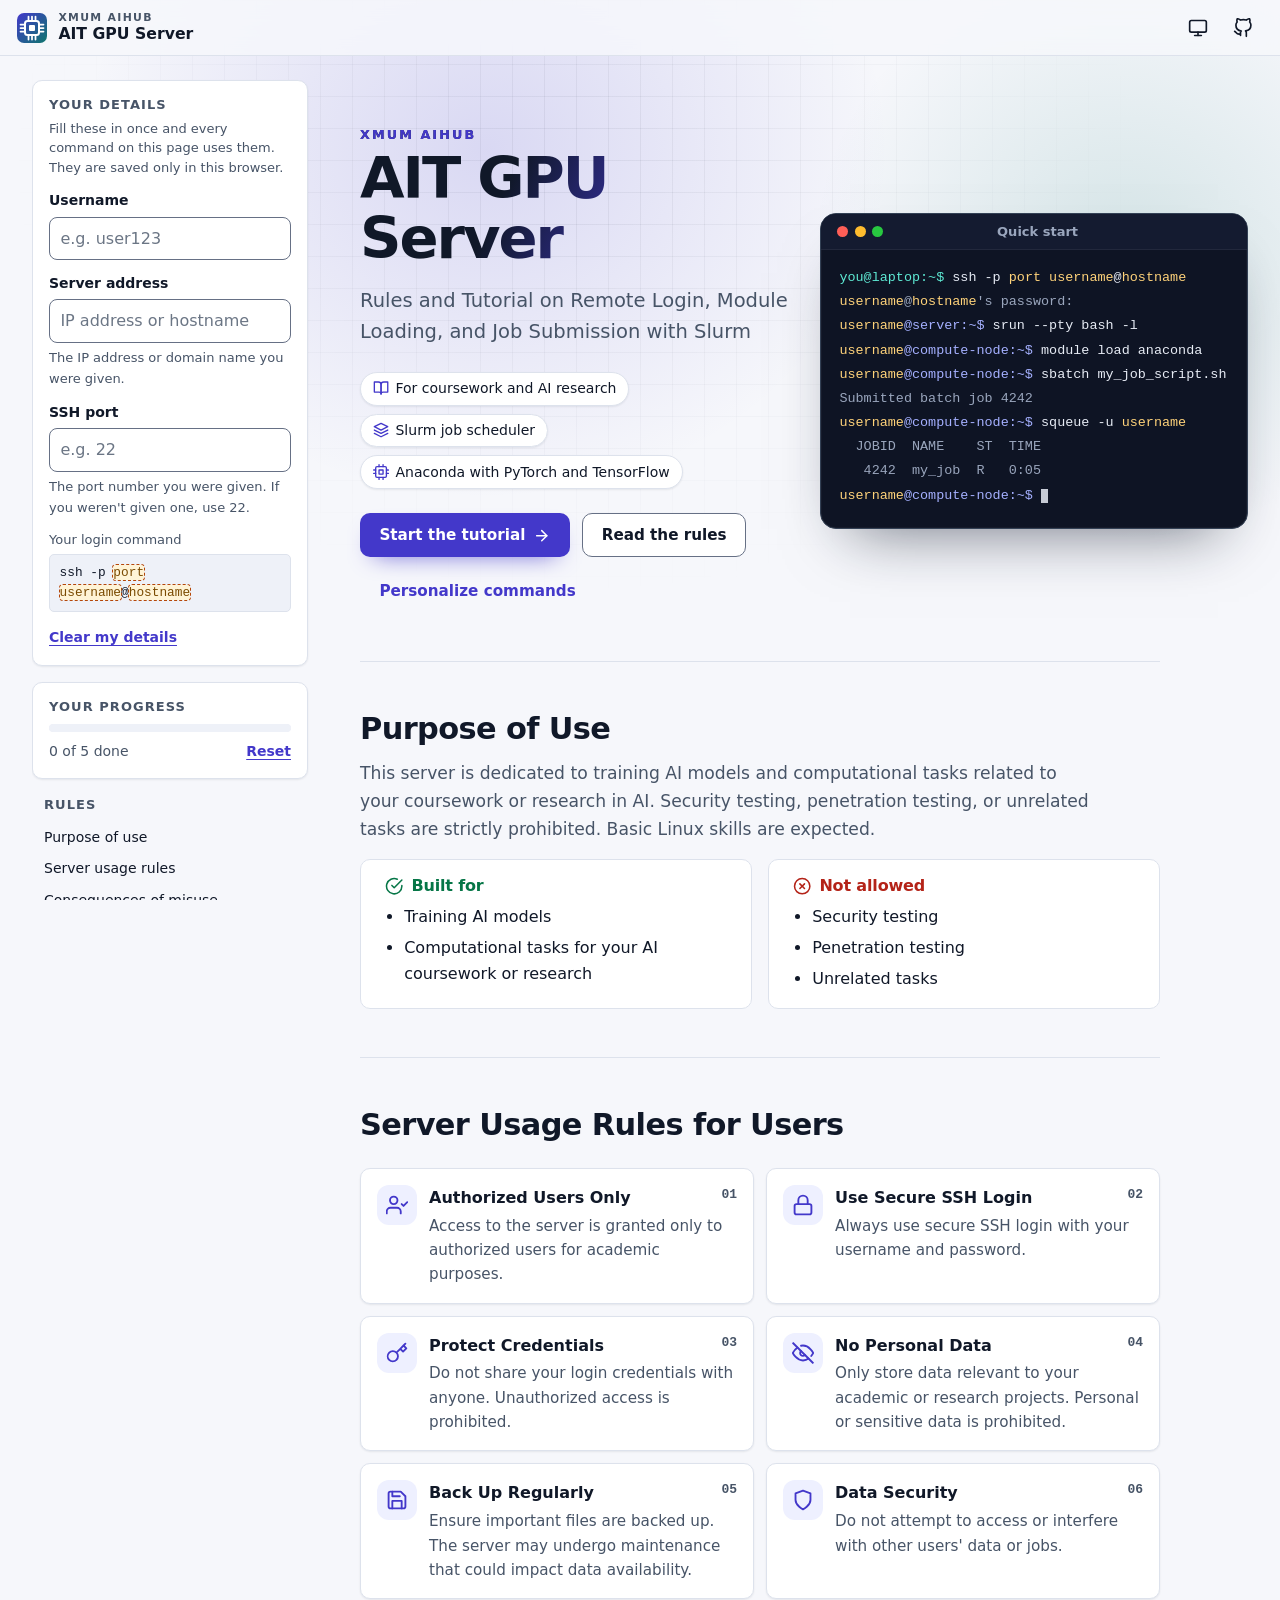
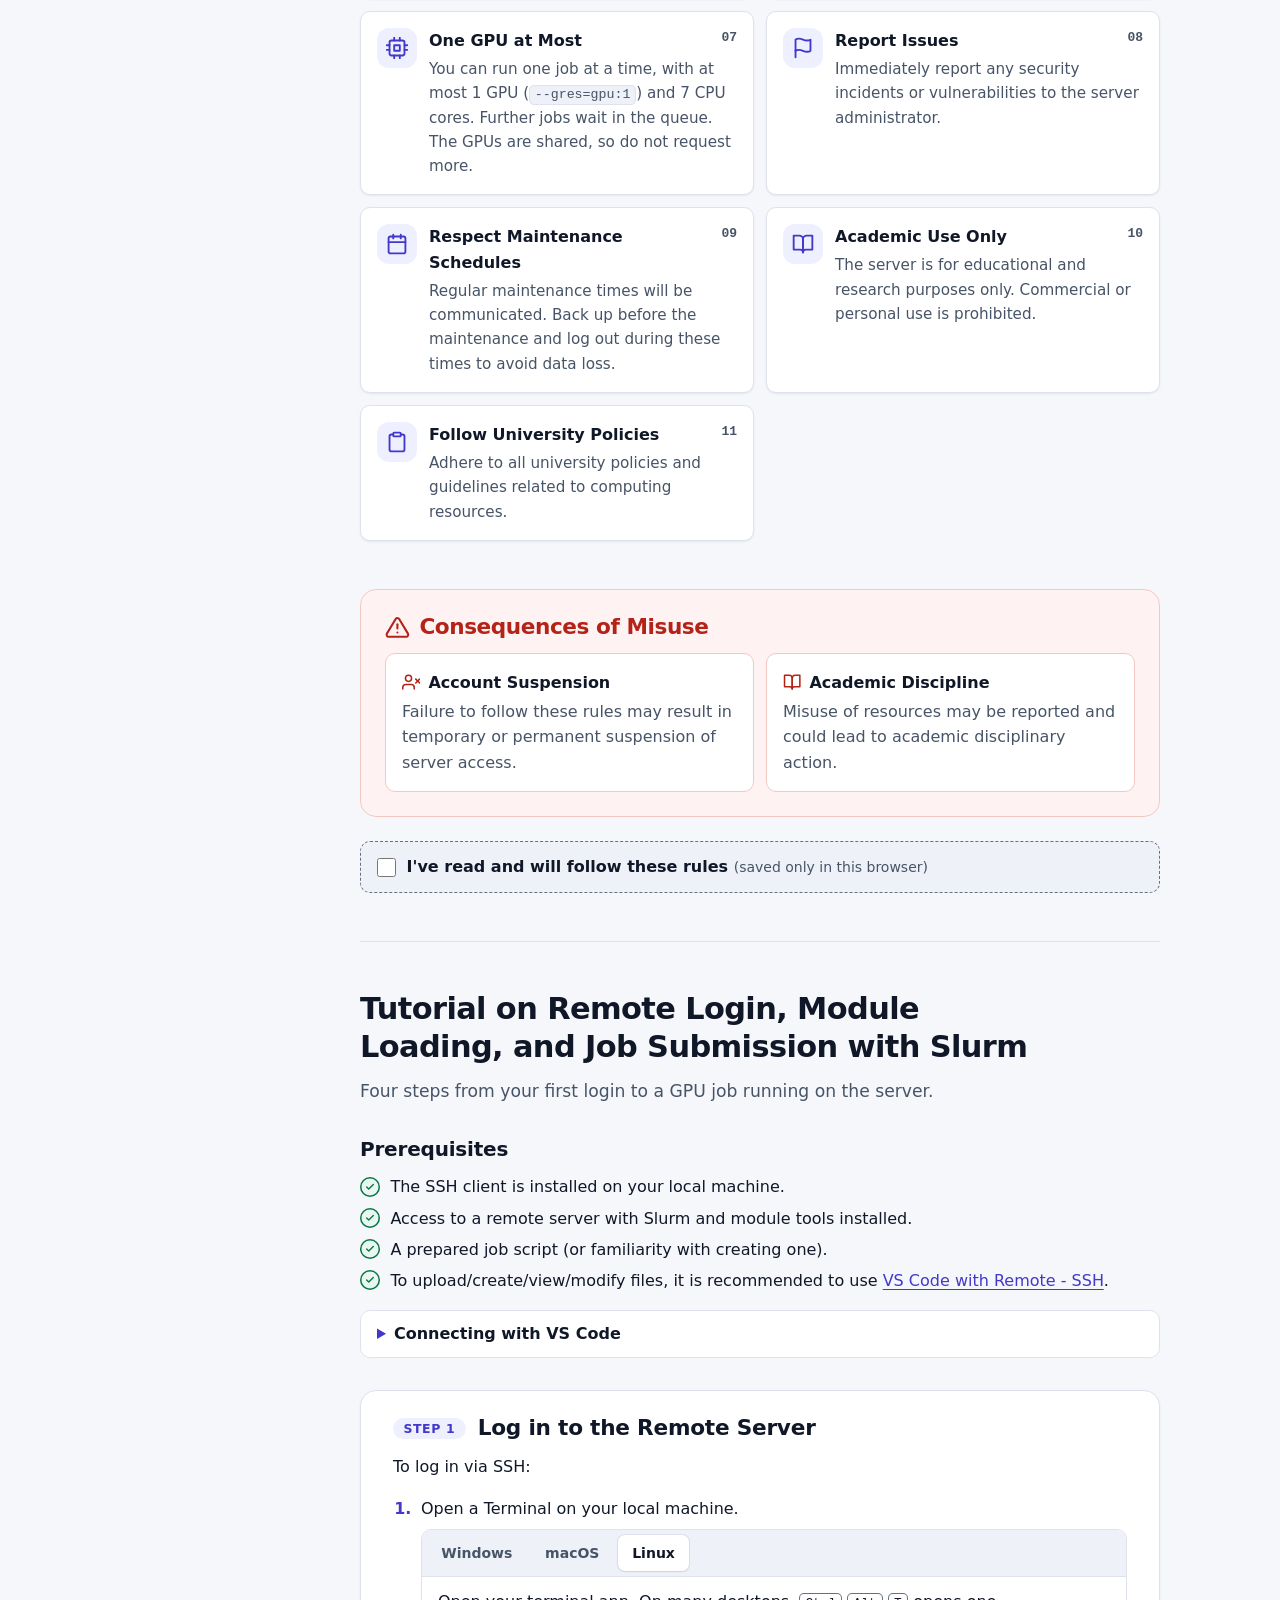
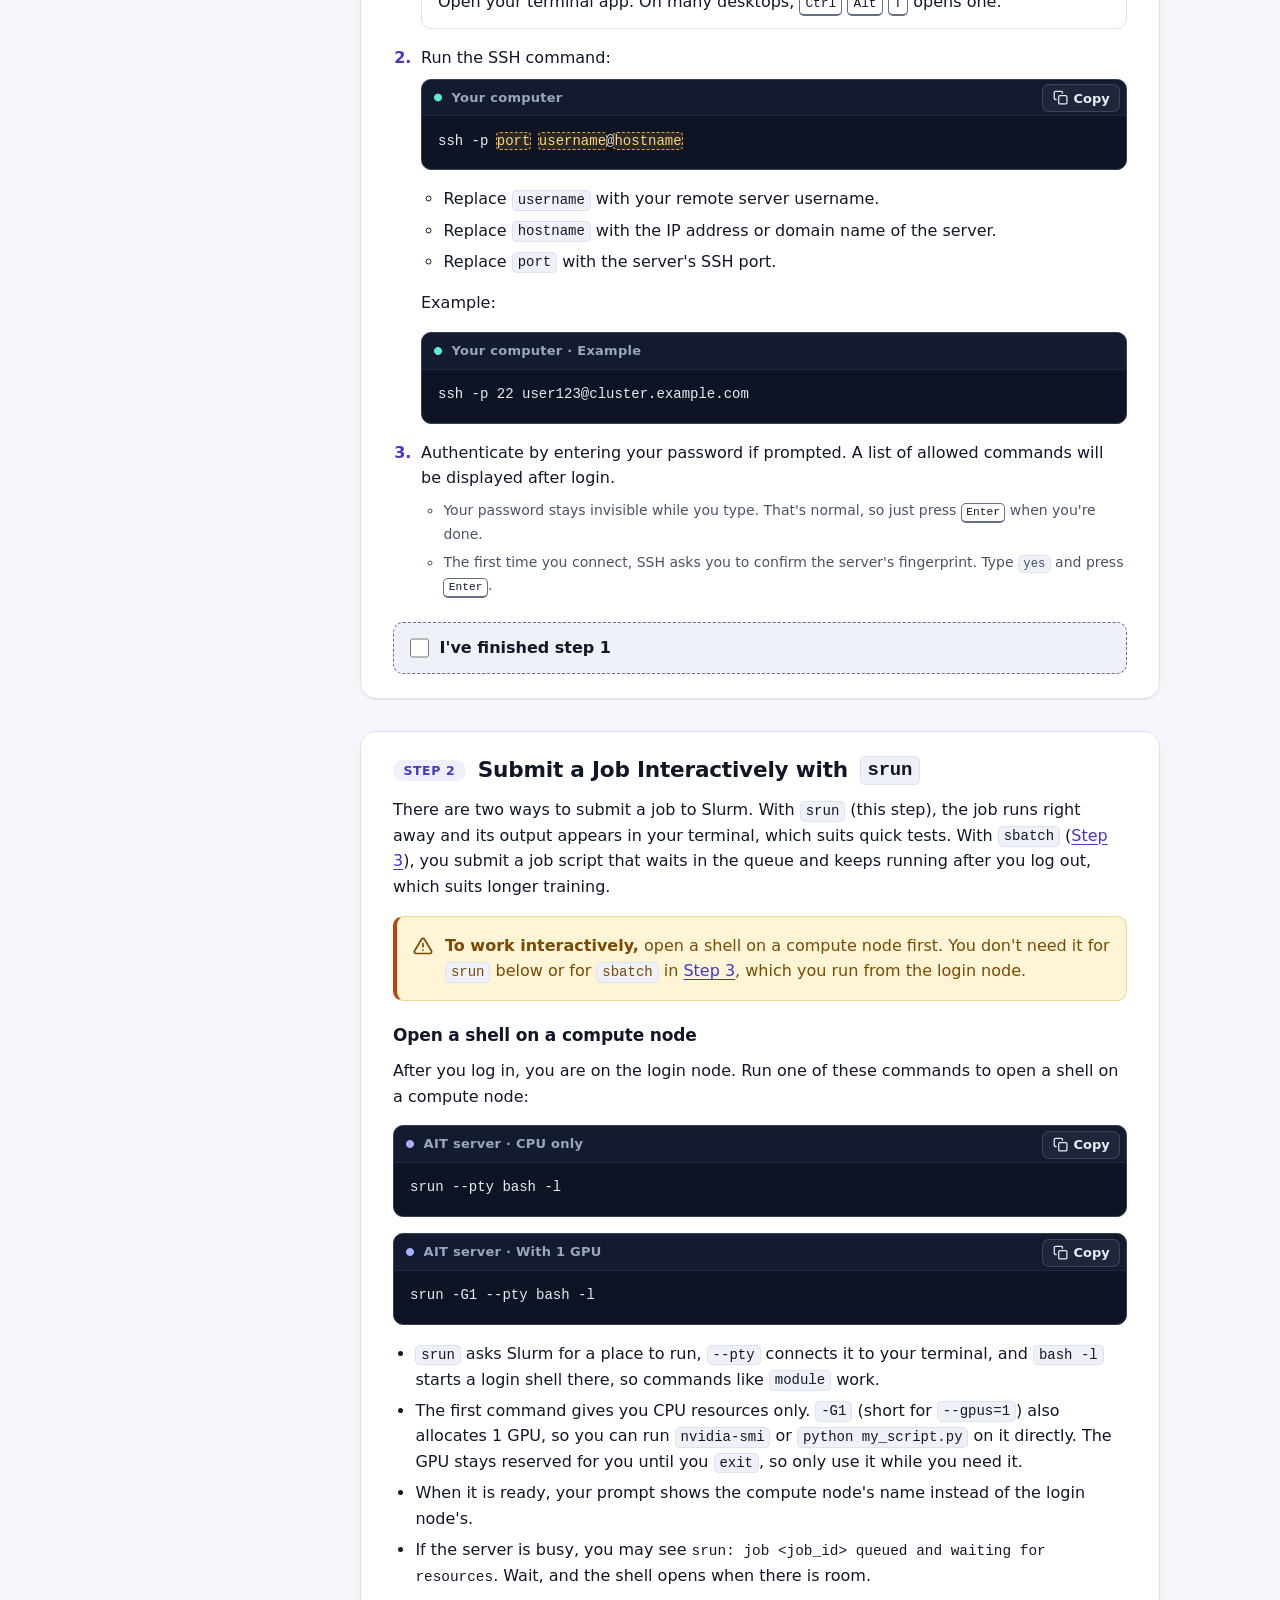
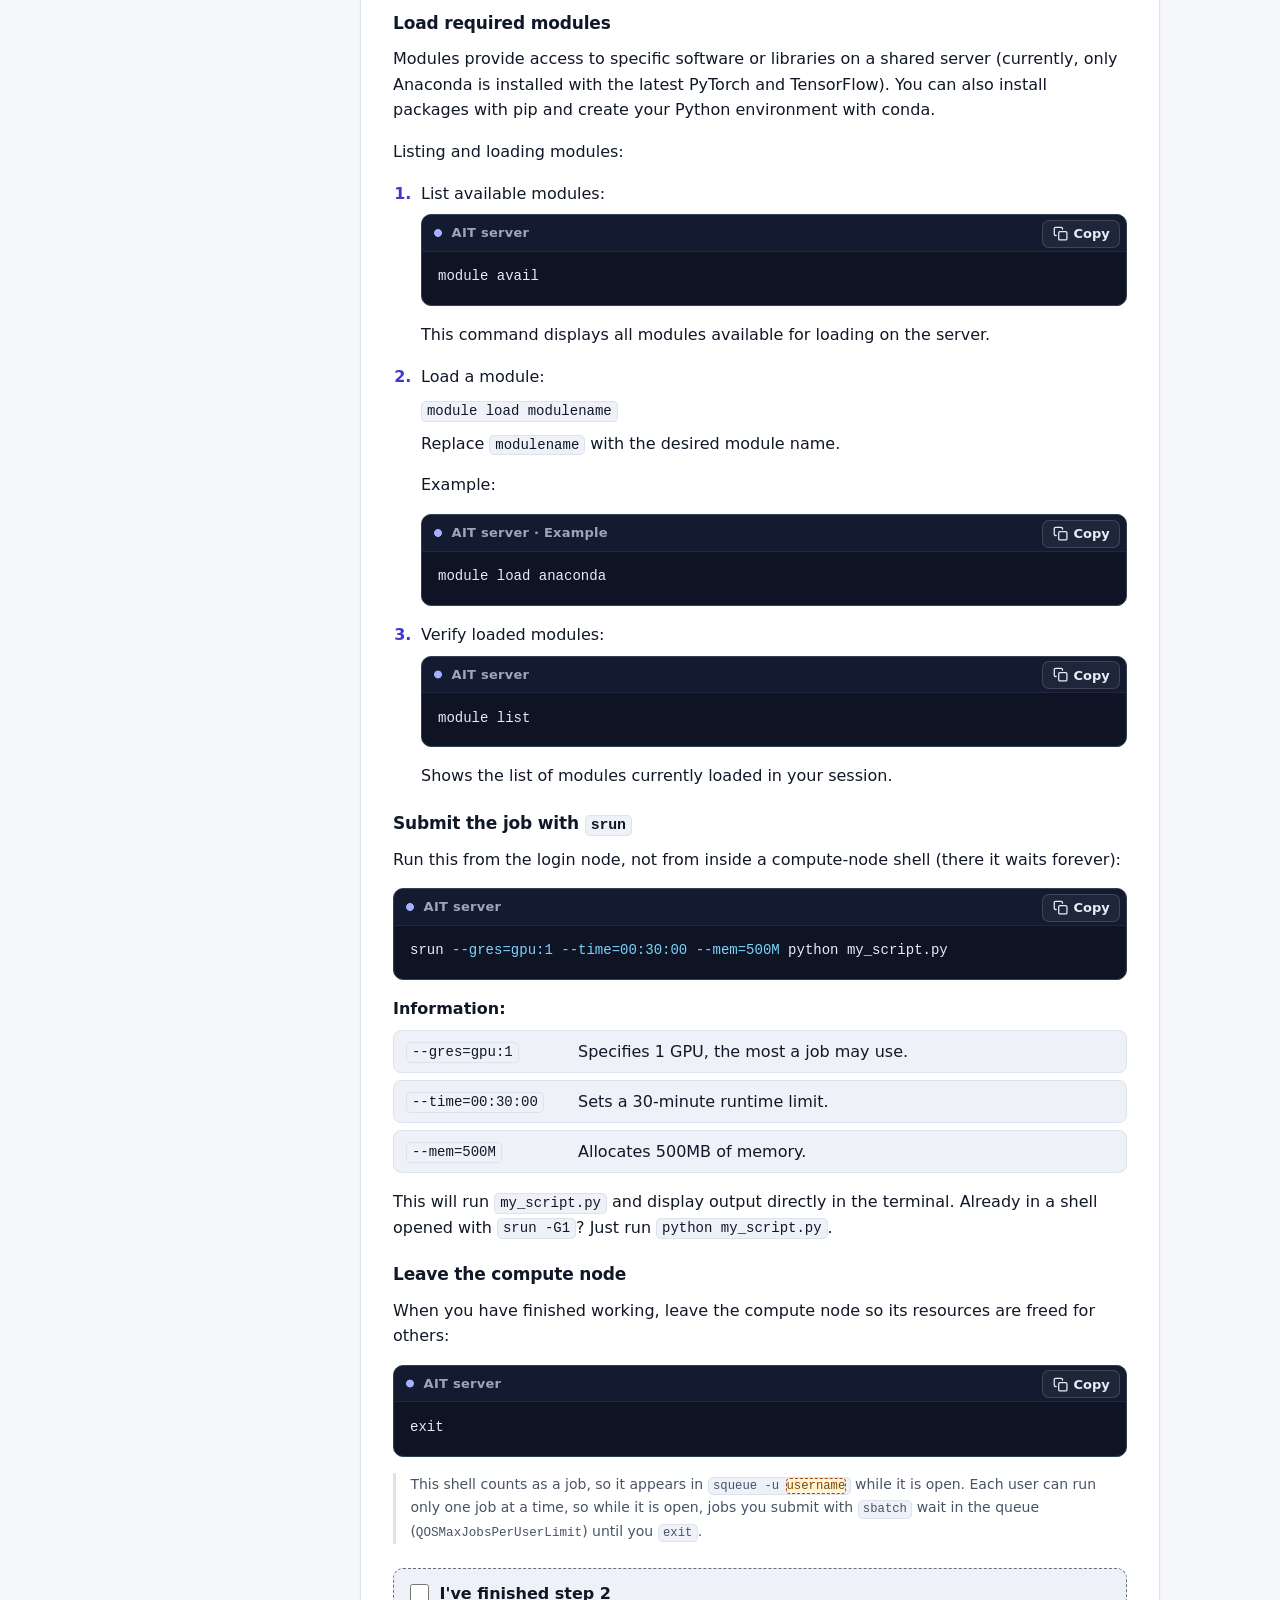
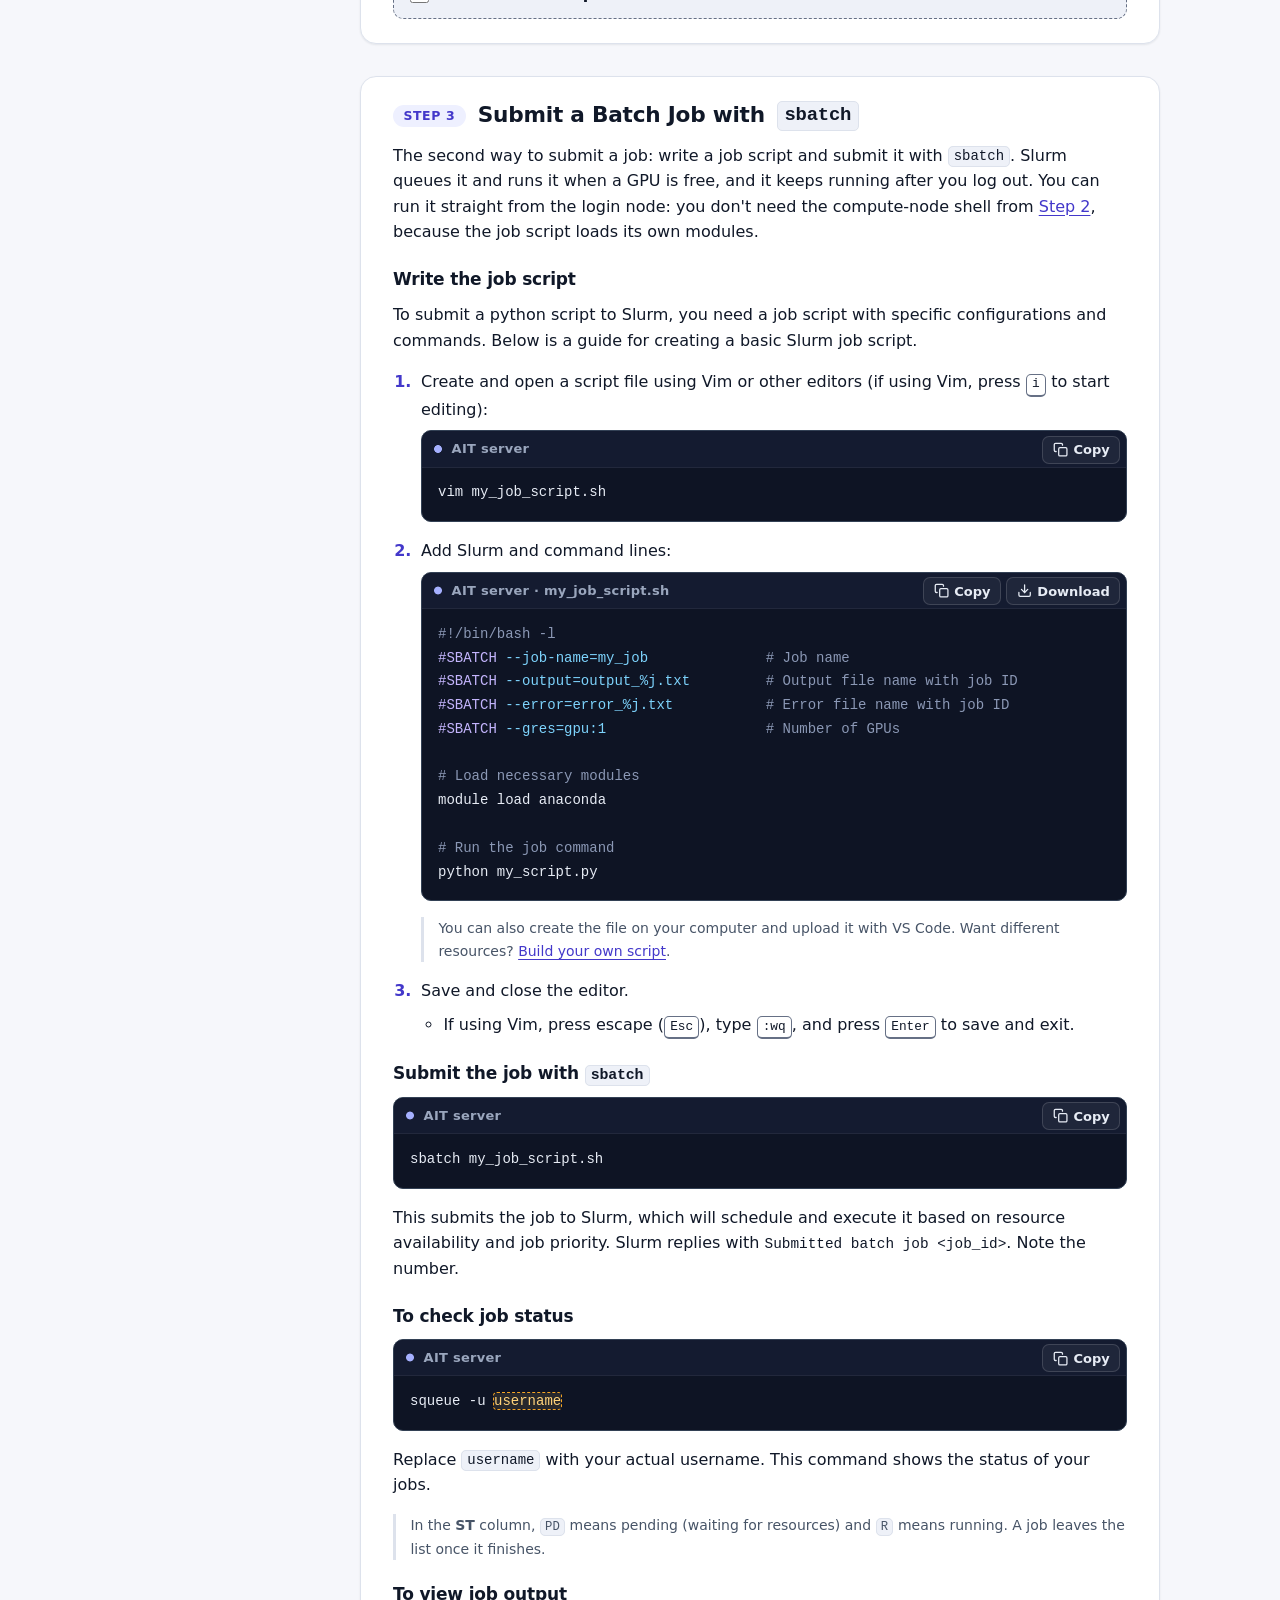
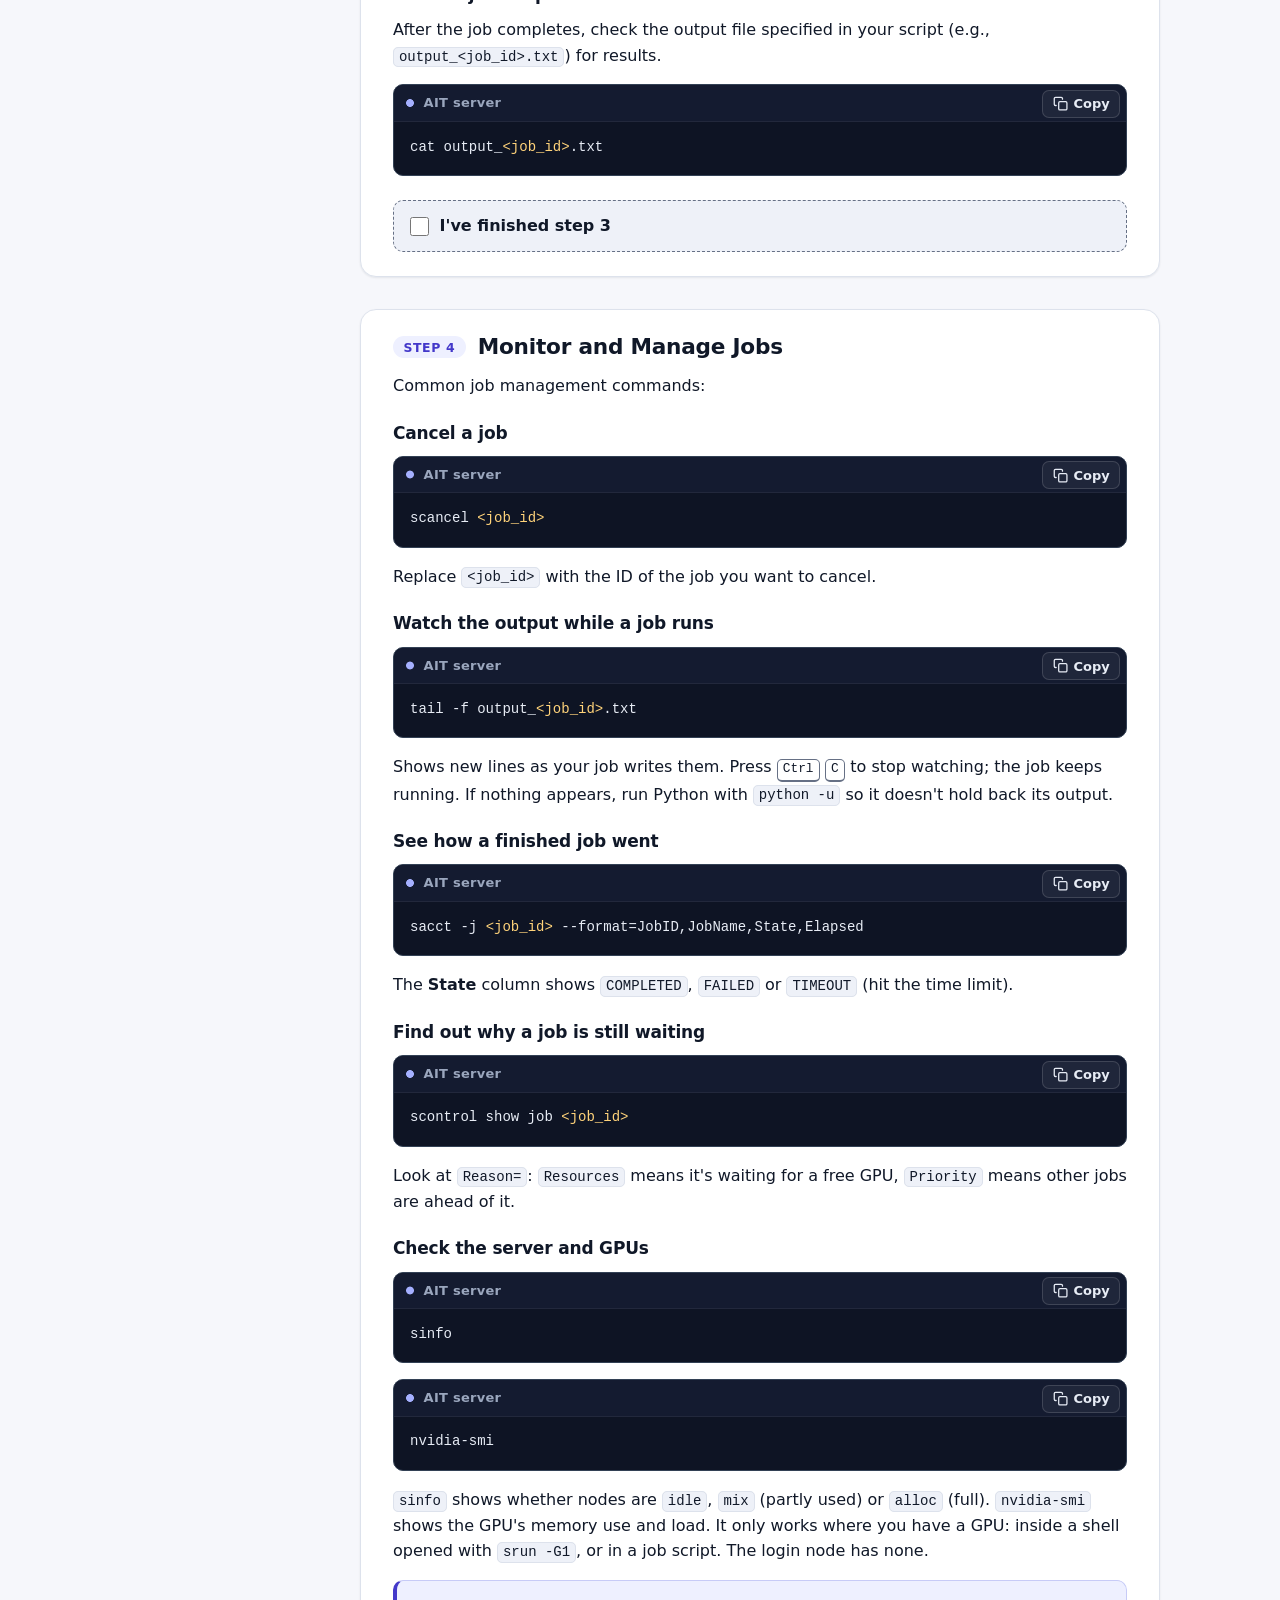
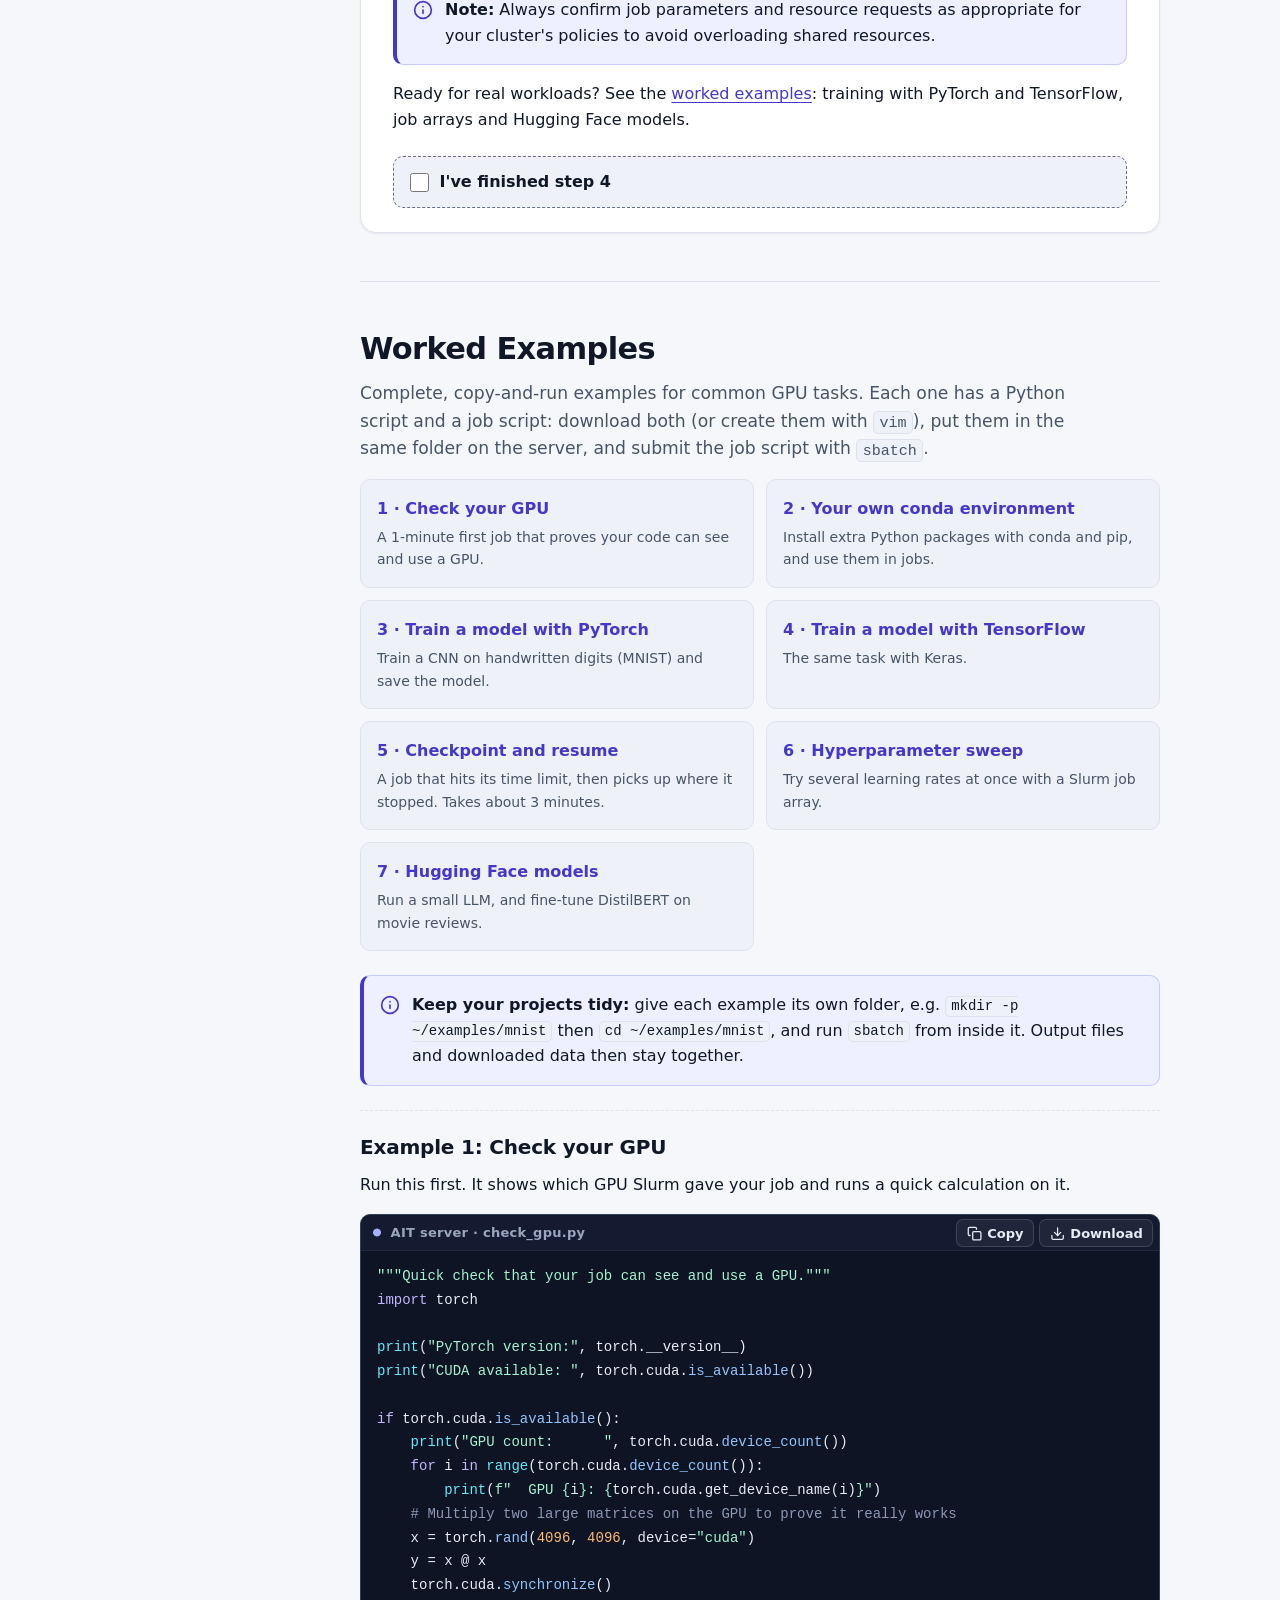
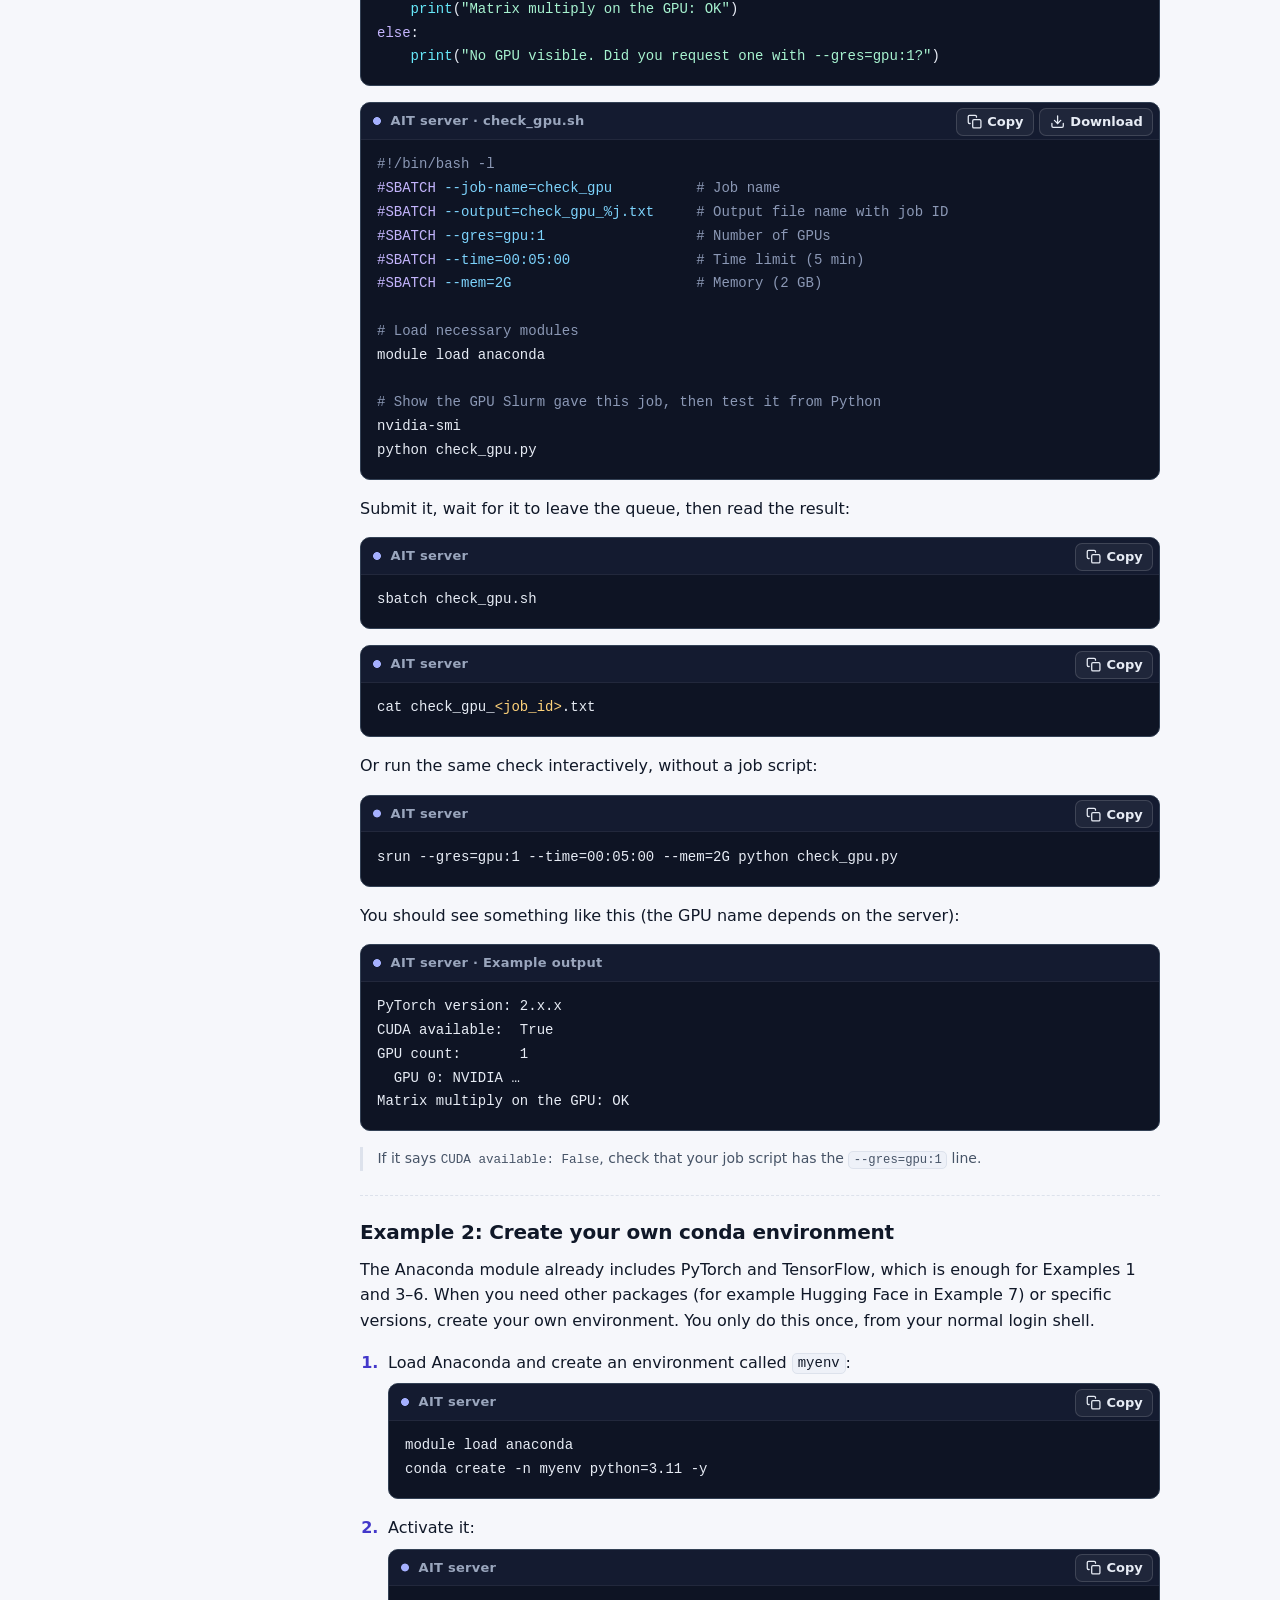
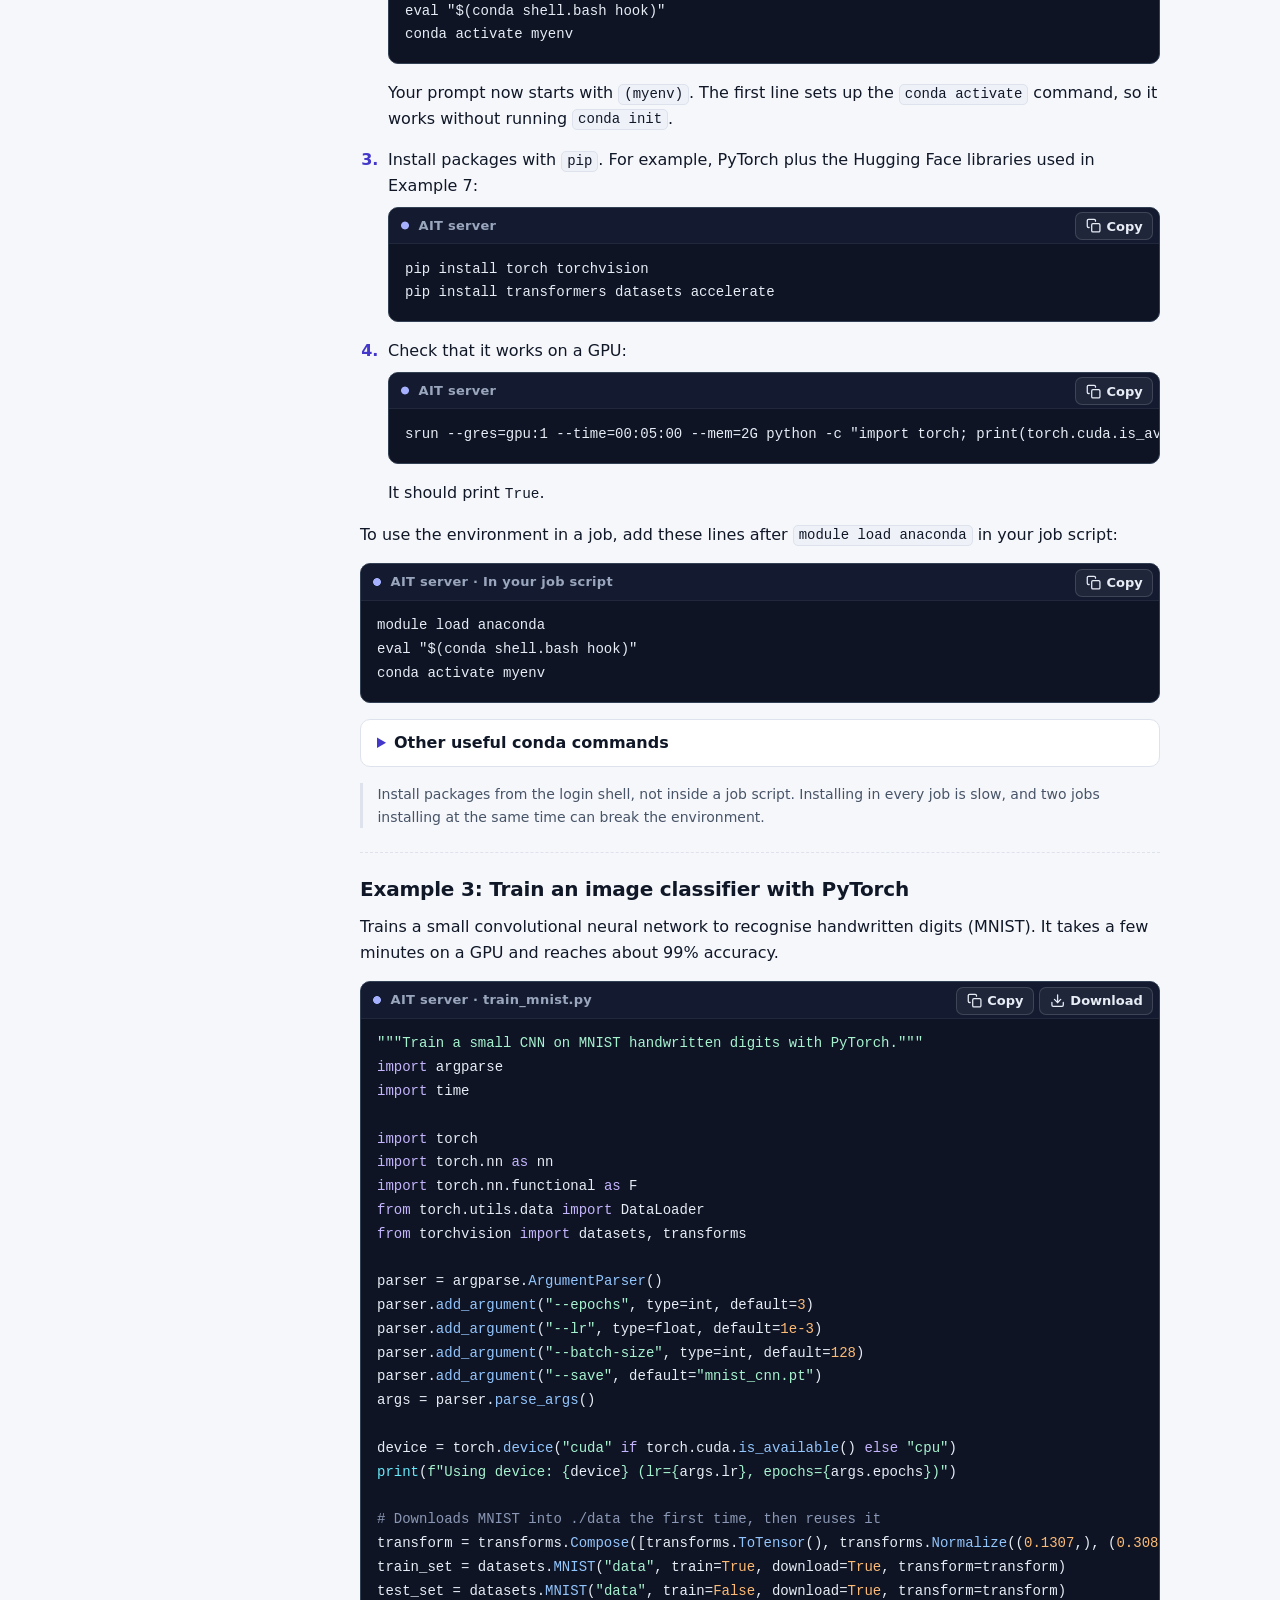
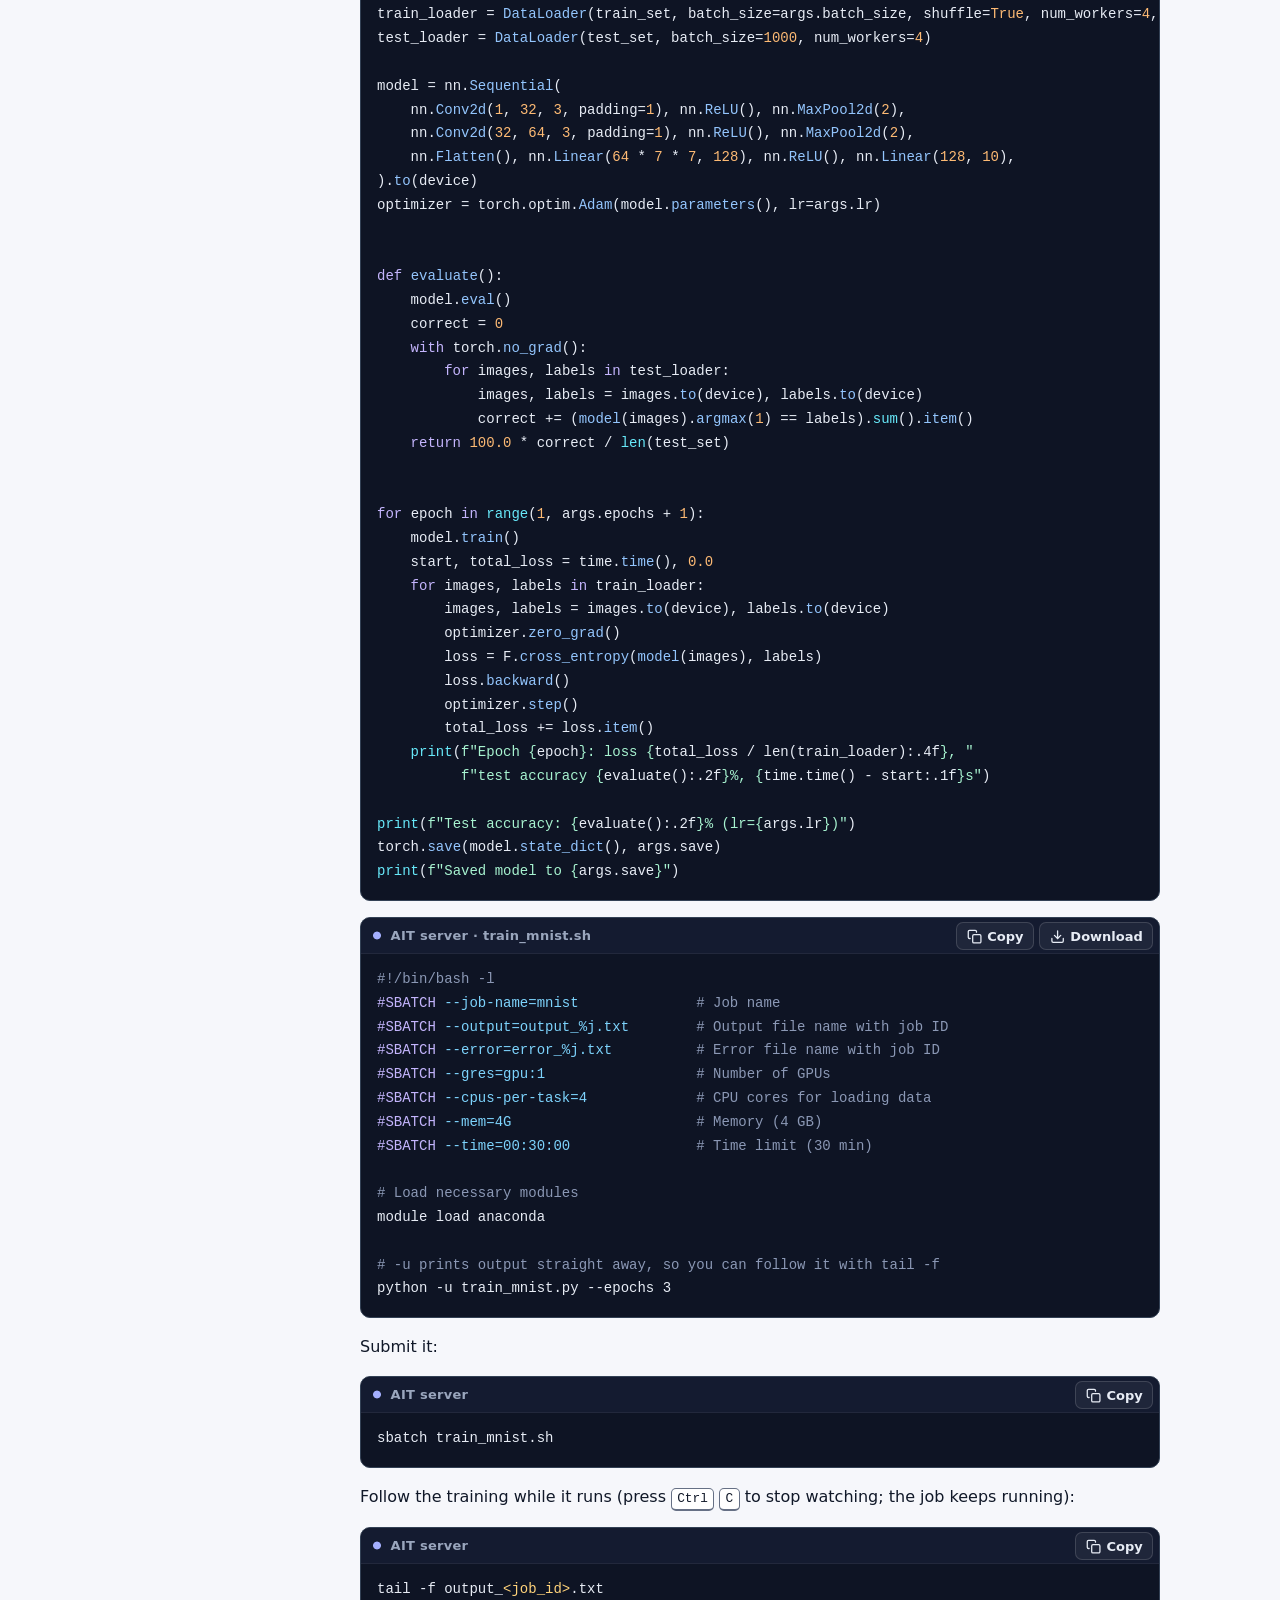
<file: index.html>
<!doctype html>
<html lang="en">
<head>
  <meta charset="utf-8">
  <!--
    XMUM AIHUB – AIT GPU Server guide · https://xmum-aihub.github.io/
    ==================================================================
    How to edit (for admins)
    This is a static site with no build step. Edit this file, commit to main, and GitHub
    Pages republishes it in about a minute. Search for "ADMIN:" to find the parts you are
    most likely to change: announcements, contact, and GPU options.

    Code blocks
      <div class="code" data-where="server" …><pre><code>command</code></pre></div>
        data-where     required. "local" = run on your computer, "server" = run on the AIT server
        data-title     optional label, e.g. a file name
        data-copy      "false" = no copy button (use this for examples)
        data-download  file name. Adds a Download button
        data-cheat     description. Also lists the command in the cheat sheet
        data-keywords  extra words for the cheat-sheet search
      Put <pre><code> and </code></pre> right against the text, with no newlines inside.

    Personalized values
      <var data-var="username">username</var>   also "hostname" and "sshport".
      The text inside is what readers see before they fill in their details, or without JavaScript.
      Placeholders that readers must replace themselves: <var>&lt;job_id&gt;</var>

    After changing assets/css/site.css or assets/js/main.js, bump ?v=YYYYMMDD in <head>
    so browsers fetch the new version.
  -->
  <meta name="viewport" content="width=device-width, initial-scale=1">
  <title>AIT GPU Server · XMUM AIHUB</title>
  <meta name="description" content="Rules and a step-by-step tutorial for the XMUM AIHUB AIT GPU Server: log in over SSH, load modules, and submit GPU jobs with Slurm.">
  <link rel="canonical" href="https://xmum-aihub.github.io/">
  <meta property="og:type" content="website">
  <meta property="og:site_name" content="XMUM AIHUB">
  <meta property="og:title" content="XMUM AIHUB – AIT GPU Server">
  <meta property="og:description" content="Rules and Tutorial on Remote Login, Module Loading, and Job Submission with Slurm.">
  <meta property="og:url" content="https://xmum-aihub.github.io/">
  <meta name="color-scheme" content="light dark">
  <meta name="theme-color" content="#f6f7fb" media="(prefers-color-scheme: light)">
  <meta name="theme-color" content="#0a0f1c" media="(prefers-color-scheme: dark)">
  <link rel="icon" href="assets/favicon.svg" type="image/svg+xml">
  <script>
    /* Theme bootstrap. Runs before first paint so there is no flash of the wrong theme:
       marks the page as JS-enabled and applies a saved "light"/"dark" choice.
       No saved choice = follow the system setting. */
    (function (d) {
      d.classList.add('js');
      try {
        var t = JSON.parse(localStorage.getItem('aihub:v1:theme'));
        if (t === 'light' || t === 'dark') d.setAttribute('data-theme', t);
      } catch (e) {}
    })(document.documentElement);
  </script>
  <link rel="stylesheet" href="assets/css/site.css?v=20261029">
  <script src="assets/js/main.js?v=20261029b" defer></script>
</head>
<body>
  <!-- Icon sprite (Feather icons, MIT licence). Use with <svg class="icon"><use href="#i-name"/></svg>. -->
  <svg xmlns="http://www.w3.org/2000/svg" class="sprite" aria-hidden="true" focusable="false">
    <symbol id="i-copy" viewBox="0 0 24 24"><rect x="9" y="9" width="13" height="13" rx="2" ry="2"/><path d="M5 15H4a2 2 0 0 1-2-2V4a2 2 0 0 1 2-2h9a2 2 0 0 1 2 2v1"/></symbol>
    <symbol id="i-check" viewBox="0 0 24 24"><polyline points="20 6 9 17 4 12"/></symbol>
    <symbol id="i-download" viewBox="0 0 24 24"><path d="M21 15v4a2 2 0 0 1-2 2H5a2 2 0 0 1-2-2v-4"/><polyline points="7 10 12 15 17 10"/><line x1="12" y1="15" x2="12" y2="3"/></symbol>
    <symbol id="i-sun" viewBox="0 0 24 24"><circle cx="12" cy="12" r="5"/><line x1="12" y1="1" x2="12" y2="3"/><line x1="12" y1="21" x2="12" y2="23"/><line x1="4.22" y1="4.22" x2="5.64" y2="5.64"/><line x1="18.36" y1="18.36" x2="19.78" y2="19.78"/><line x1="1" y1="12" x2="3" y2="12"/><line x1="21" y1="12" x2="23" y2="12"/><line x1="4.22" y1="19.78" x2="5.64" y2="18.36"/><line x1="18.36" y1="5.64" x2="19.78" y2="4.22"/></symbol>
    <symbol id="i-moon" viewBox="0 0 24 24"><path d="M21 12.79A9 9 0 1 1 11.21 3 7 7 0 0 0 21 12.79z"/></symbol>
    <symbol id="i-monitor" viewBox="0 0 24 24"><rect x="2" y="3" width="20" height="14" rx="2" ry="2"/><line x1="8" y1="21" x2="16" y2="21"/><line x1="12" y1="17" x2="12" y2="21"/></symbol>
    <symbol id="i-menu" viewBox="0 0 24 24"><line x1="3" y1="12" x2="21" y2="12"/><line x1="3" y1="6" x2="21" y2="6"/><line x1="3" y1="18" x2="21" y2="18"/></symbol>
    <symbol id="i-x" viewBox="0 0 24 24"><line x1="18" y1="6" x2="6" y2="18"/><line x1="6" y1="6" x2="18" y2="18"/></symbol>
    <symbol id="i-github" viewBox="0 0 24 24"><path d="M9 19c-5 1.5-5-2.5-7-3m14 6v-3.87a3.37 3.37 0 0 0-.94-2.61c3.14-.35 6.44-1.54 6.44-7A5.44 5.44 0 0 0 20 4.77 5.07 5.07 0 0 0 19.91 1S18.73.65 16 2.48a13.38 13.38 0 0 0-7 0C6.27.65 5.09 1 5.09 1A5.07 5.07 0 0 0 5 4.77a5.44 5.44 0 0 0-1.5 3.78c0 5.42 3.3 6.61 6.44 7A3.37 3.37 0 0 0 9 17.13V21"/></symbol>
    <symbol id="i-arrow-right" viewBox="0 0 24 24"><line x1="5" y1="12" x2="19" y2="12"/><polyline points="12 5 19 12 12 19"/></symbol>
    <symbol id="i-user-check" viewBox="0 0 24 24"><path d="M16 21v-2a4 4 0 0 0-4-4H5a4 4 0 0 0-4 4v2"/><circle cx="8.5" cy="7" r="4"/><polyline points="17 11 19 13 23 9"/></symbol>
    <symbol id="i-user-x" viewBox="0 0 24 24"><path d="M16 21v-2a4 4 0 0 0-4-4H5a4 4 0 0 0-4 4v2"/><circle cx="8.5" cy="7" r="4"/><line x1="18" y1="8" x2="23" y2="13"/><line x1="23" y1="8" x2="18" y2="13"/></symbol>
    <symbol id="i-lock" viewBox="0 0 24 24"><rect x="3" y="11" width="18" height="11" rx="2" ry="2"/><path d="M7 11V7a5 5 0 0 1 10 0v4"/></symbol>
    <symbol id="i-key" viewBox="0 0 24 24"><path d="M21 2l-2 2m-7.61 7.61a5.5 5.5 0 1 1-7.778 7.778 5.5 5.5 0 0 1 7.777-7.777zm0 0L15.5 7.5m0 0l3 3L22 7l-3-3m-3.5 3.5L19 4"/></symbol>
    <symbol id="i-eye-off" viewBox="0 0 24 24"><path d="M17.94 17.94A10.07 10.07 0 0 1 12 20c-7 0-11-8-11-8a18.45 18.45 0 0 1 5.06-5.94M9.9 4.24A9.12 9.12 0 0 1 12 4c7 0 11 8 11 8a18.5 18.5 0 0 1-2.16 3.19m-6.72-1.07a3 3 0 1 1-4.24-4.24"/><line x1="1" y1="1" x2="23" y2="23"/></symbol>
    <symbol id="i-save" viewBox="0 0 24 24"><path d="M19 21H5a2 2 0 0 1-2-2V5a2 2 0 0 1 2-2h11l5 5v11a2 2 0 0 1-2 2z"/><polyline points="17 21 17 13 7 13 7 21"/><polyline points="7 3 7 8 15 8"/></symbol>
    <symbol id="i-shield" viewBox="0 0 24 24"><path d="M12 22s8-4 8-10V5l-8-3-8 3v7c0 6 8 10 8 10z"/></symbol>
    <symbol id="i-flag" viewBox="0 0 24 24"><path d="M4 15s1-1 4-1 5 2 8 2 4-1 4-1V3s-1 1-4 1-5-2-8-2-4 1-4 1z"/><line x1="4" y1="22" x2="4" y2="15"/></symbol>
    <symbol id="i-calendar" viewBox="0 0 24 24"><rect x="3" y="4" width="18" height="18" rx="2" ry="2"/><line x1="16" y1="2" x2="16" y2="6"/><line x1="8" y1="2" x2="8" y2="6"/><line x1="3" y1="10" x2="21" y2="10"/></symbol>
    <symbol id="i-book-open" viewBox="0 0 24 24"><path d="M2 3h6a4 4 0 0 1 4 4v14a3 3 0 0 0-3-3H2z"/><path d="M22 3h-6a4 4 0 0 0-4 4v14a3 3 0 0 1 3-3h7z"/></symbol>
    <symbol id="i-clipboard" viewBox="0 0 24 24"><path d="M16 4h2a2 2 0 0 1 2 2v14a2 2 0 0 1-2 2H6a2 2 0 0 1-2-2V6a2 2 0 0 1 2-2h2"/><rect x="8" y="2" width="8" height="4" rx="1" ry="1"/></symbol>
    <symbol id="i-alert-triangle" viewBox="0 0 24 24"><path d="M10.29 3.86L1.82 18a2 2 0 0 0 1.71 3h16.94a2 2 0 0 0 1.71-3L13.71 3.86a2 2 0 0 0-3.42 0z"/><line x1="12" y1="9" x2="12" y2="13"/><line x1="12" y1="17" x2="12.01" y2="17"/></symbol>
    <symbol id="i-check-circle" viewBox="0 0 24 24"><path d="M22 11.08V12a10 10 0 1 1-5.93-9.14"/><polyline points="22 4 12 14.01 9 11.01"/></symbol>
    <symbol id="i-x-circle" viewBox="0 0 24 24"><circle cx="12" cy="12" r="10"/><line x1="15" y1="9" x2="9" y2="15"/><line x1="9" y1="9" x2="15" y2="15"/></symbol>
    <symbol id="i-info" viewBox="0 0 24 24"><circle cx="12" cy="12" r="10"/><line x1="12" y1="16" x2="12" y2="12"/><line x1="12" y1="8" x2="12.01" y2="8"/></symbol>
    <symbol id="i-search" viewBox="0 0 24 24"><circle cx="11" cy="11" r="8"/><line x1="21" y1="21" x2="16.65" y2="16.65"/></symbol>
    <symbol id="i-refresh" viewBox="0 0 24 24"><polyline points="1 4 1 10 7 10"/><path d="M3.51 15a9 9 0 1 0 2.13-9.36L1 10"/></symbol>
    <symbol id="i-layers" viewBox="0 0 24 24"><polygon points="12 2 2 7 12 12 22 7 12 2"/><polyline points="2 17 12 22 22 17"/><polyline points="2 12 12 17 22 12"/></symbol>
    <symbol id="i-cpu" viewBox="0 0 24 24"><rect x="4" y="4" width="16" height="16" rx="2" ry="2"/><rect x="9" y="9" width="6" height="6"/><line x1="9" y1="1" x2="9" y2="4"/><line x1="15" y1="1" x2="15" y2="4"/><line x1="9" y1="20" x2="9" y2="23"/><line x1="15" y1="20" x2="15" y2="23"/><line x1="20" y1="9" x2="23" y2="9"/><line x1="20" y1="14" x2="23" y2="14"/><line x1="1" y1="9" x2="4" y2="9"/><line x1="1" y1="14" x2="4" y2="14"/></symbol>
  </svg>

  <a class="skip-link" href="#main">Skip to content</a>

  <header class="site-header">
    <div class="site-header__inner">
      <a class="brand" href="#top">
        <svg class="brand__mark" viewBox="0 0 64 64" aria-hidden="true" focusable="false">
          <defs>
            <linearGradient id="brand-grad" x1="0" y1="0" x2="1" y2="1">
              <stop offset="0" stop-color="#4338ca"/>
              <stop offset="1" stop-color="#0f766e"/>
            </linearGradient>
          </defs>
          <rect x="2" y="2" width="60" height="60" rx="14" fill="url(#brand-grad)"/>
          <g fill="none" stroke="#fff" stroke-linecap="round">
            <rect x="18" y="18" width="28" height="28" rx="5" stroke-width="4"/>
            <path stroke-width="3.5" d="M25 9v7M32 9v7M39 9v7M25 48v7M32 48v7M39 48v7M9 25h7M9 32h7M9 39h7M48 25h7M48 32h7M48 39h7"/>
          </g>
          <rect x="26" y="26" width="12" height="12" rx="2" fill="#fff"/>
        </svg>
        <span class="brand__text"><span class="brand__org">XMUM AIHUB</span> <span class="brand__name">AIT GPU Server</span></span>
      </a>
      <div class="site-header__actions">
        <button id="nav-toggle" class="icon-btn js-only" type="button" aria-controls="sidebar" aria-expanded="false">
          <svg class="icon" aria-hidden="true" focusable="false"><use href="#i-menu"/></svg>
          <span class="icon-btn__label">Contents</span>
        </button>
        <button id="theme-toggle" class="icon-btn js-only" type="button">
          <svg class="icon" aria-hidden="true" focusable="false"><use href="#i-monitor"/></svg>
          <span class="visually-hidden">Color theme: System</span>
        </button>
        <a class="icon-btn" href="https://github.com/XMUM-AIHUB/XMUM-AIHUB.github.io">
          <svg class="icon" aria-hidden="true" focusable="false"><use href="#i-github"/></svg>
          <span class="visually-hidden">Source on GitHub</span>
        </a>
      </div>
    </div>
  </header>

  <div class="layout">
    <aside id="sidebar" class="sidebar" aria-label="Page tools">
      <div class="sidebar__inner">
        <section id="details" class="panel js-only" aria-labelledby="details-title">
          <h2 id="details-title" class="panel__title">Your details</h2>
          <p class="panel__hint">Fill these in once and every command on this page uses them. They are saved only in this browser.</p>
          <div class="field">
            <label for="in-username">Username</label>
            <input id="in-username" data-input="username" type="text" autocomplete="username" autocapitalize="off" autocorrect="off" spellcheck="false" placeholder="e.g. user123" aria-describedby="in-username-msg">
            <p id="in-username-msg" class="field__msg" hidden></p>
          </div>
          <div class="field">
            <label for="in-hostname">Server address</label>
            <input id="in-hostname" data-input="hostname" type="text" autocomplete="off" autocapitalize="off" autocorrect="off" spellcheck="false" placeholder="IP address or hostname" aria-describedby="in-hostname-hint in-hostname-msg">
            <p id="in-hostname-hint" class="field__hint">The IP address or domain name you were given.</p>
            <p id="in-hostname-msg" class="field__msg" hidden></p>
          </div>
          <div class="field">
            <label for="in-sshport">SSH port</label>
            <input id="in-sshport" data-input="sshport" type="text" inputmode="numeric" maxlength="5" autocomplete="off" spellcheck="false" placeholder="e.g. 22" aria-describedby="in-sshport-hint in-sshport-msg">
            <p id="in-sshport-hint" class="field__hint">The port number you were given. If you weren't given one, use 22.</p>
            <p id="in-sshport-msg" class="field__msg" hidden></p>
          </div>
          <div class="details__preview">
            <span class="details__preview-label">Your login command</span>
            <code>ssh -p <var data-var="sshport">port</var> <var data-var="username">username</var>@<var data-var="hostname">hostname</var></code>
          </div>
          <button id="details-clear" class="link-btn" type="button">Clear my details</button>
          <p id="storage-note" class="panel__note" hidden>Your browser is blocking storage, so these details will be forgotten when you leave the page.</p>
        </section>

        <section id="progress" class="panel js-only" aria-labelledby="progress-title">
          <h2 id="progress-title" class="panel__title">Your progress</h2>
          <progress id="progress-bar" class="progress" max="7" value="0" aria-labelledby="progress-title" aria-describedby="progress-count"></progress>
          <p class="progress__meta"><span id="progress-count">0 of 7 done</span> <button id="progress-reset" class="link-btn" type="button">Reset</button></p>
        </section>

        <nav id="toc" class="toc" aria-label="On this page">
          <p class="toc__group" id="toc-rules">Rules</p>
          <ol class="toc__list" role="list" aria-labelledby="toc-rules">
            <li><a href="#purpose">Purpose of use</a></li>
            <li><a href="#rules" data-done-for="rules">Server usage rules</a></li>
            <li><a href="#consequences">Consequences of misuse</a></li>
          </ol>
          <p class="toc__group" id="toc-tutorial">Tutorial</p>
          <ol class="toc__list" role="list" aria-labelledby="toc-tutorial">
            <li><a href="#prerequisites">Prerequisites</a></li>
            <li><a href="#step-1" data-done-for="step-1"><span class="toc__num" aria-hidden="true">1</span> Log in to the server</a></li>
            <li><a href="#step-2" data-done-for="step-2"><span class="toc__num" aria-hidden="true">2</span> Submit a job with srun</a></li>
            <li><a href="#step-3" data-done-for="step-3"><span class="toc__num" aria-hidden="true">3</span> Submit a job with sbatch</a></li>
            <li><a href="#step-4" data-done-for="step-4"><span class="toc__num" aria-hidden="true">4</span> Monitor and manage jobs</a></li>
          </ol>
          <p class="toc__group" id="toc-extras">Extras</p>
          <ul class="toc__list" role="list" aria-labelledby="toc-extras">
            <li><a href="#examples">Worked examples</a></li>
            <li class="js-only"><a href="#builder">Job script builder</a></li>
            <li class="js-only"><a href="#cheatsheet">Command cheat sheet</a></li>
          </ul>
        </nav>
      </div>
    </aside>

    <main id="main" tabindex="-1">
      <noscript>
        <p class="noscript-note">JavaScript is off. Everything here is readable, but personalized commands, copy buttons and the job script builder need JavaScript.</p>
      </noscript>

      <section id="top" class="hero" aria-labelledby="page-title">
        <div class="hero__content">
          <h1 id="page-title" class="hero__title"><span class="hero__kicker">XMUM AIHUB<span class="visually-hidden"> –</span></span> AIT GPU Server</h1>
          <p class="hero__lead">Rules and Tutorial on Remote Login, Module Loading, and Job Submission with Slurm</p>
          <ul class="chips" role="list" aria-label="At a glance">
            <li class="chip"><svg class="icon" aria-hidden="true" focusable="false"><use href="#i-book-open"/></svg>For coursework and AI research</li>
            <li class="chip"><svg class="icon" aria-hidden="true" focusable="false"><use href="#i-layers"/></svg>Slurm job scheduler</li>
            <li class="chip"><svg class="icon" aria-hidden="true" focusable="false"><use href="#i-cpu"/></svg>Anaconda with PyTorch and TensorFlow</li>
          </ul>
          <div class="hero__actions">
            <a class="btn btn--primary" href="#step-1">Start the tutorial <svg class="icon" aria-hidden="true" focusable="false"><use href="#i-arrow-right"/></svg></a>
            <a class="btn btn--secondary" href="#rules">Read the rules</a>
            <button class="btn btn--ghost js-only" type="button" data-action="personalize">Personalize commands</button>
          </div>
        </div>

        <figure class="terminal" aria-labelledby="terminal-caption">
          <div class="terminal__bar" aria-hidden="true">
            <span class="terminal__dots"><i></i><i></i><i></i></span>
            <span class="terminal__title">Quick start</span>
          </div>
          <figcaption id="terminal-caption" class="visually-hidden">Quick start: log in from your computer, open a shell on a compute node, then load Anaconda, submit a job and check its status.</figcaption>
          <div class="terminal__body">
            <span class="terminal__line" style="--i:0"><span class="terminal__prompt terminal__prompt--local" aria-hidden="true">you@laptop:~$</span> ssh -p <var data-var="sshport">port</var> <var data-var="username">username</var>@<var data-var="hostname">hostname</var></span>
            <span class="terminal__line terminal__out" style="--i:1"><var data-var="username">username</var>@<var data-var="hostname">hostname</var>'s password:</span>
            <span class="terminal__line" style="--i:2"><span class="terminal__prompt" aria-hidden="true"><var data-var="username">username</var>@server:~$</span> srun --pty bash -l</span>
            <span class="terminal__line" style="--i:3"><span class="terminal__prompt" aria-hidden="true"><var data-var="username">username</var>@compute-node:~$</span> module load anaconda</span>
            <span class="terminal__line" style="--i:4"><span class="terminal__prompt" aria-hidden="true"><var data-var="username">username</var>@compute-node:~$</span> sbatch my_job_script.sh</span>
            <span class="terminal__line terminal__out" style="--i:5">Submitted batch job 4242</span>
            <span class="terminal__line" style="--i:6"><span class="terminal__prompt" aria-hidden="true"><var data-var="username">username</var>@compute-node:~$</span> squeue -u <var data-var="username">username</var></span>
            <span class="terminal__line terminal__out" style="--i:7">  JOBID  NAME    ST  TIME</span>
            <span class="terminal__line terminal__out" style="--i:8">   4242  my_job  R   0:05</span>
            <span class="terminal__line" style="--i:9"><span class="terminal__prompt" aria-hidden="true"><var data-var="username">username</var>@compute-node:~$</span> <span class="terminal__cursor" aria-hidden="true"></span></span>
          </div>
        </figure>
      </section>

      <!-- ADMIN: To post a notice (e.g. scheduled maintenance), edit the text below and
           delete the word "hidden". Put "hidden" back when the notice no longer applies. -->
      <div id="announcements" class="callout callout--warn announcement" role="note" hidden>
        <svg class="icon callout__icon" aria-hidden="true" focusable="false"><use href="#i-alert-triangle"/></svg>
        <div>
          <p><strong>Scheduled maintenance:</strong> The server will be unavailable on DATE from TIME to TIME. Back up your files and log out before it starts.</p>
        </div>
      </div>

      <section id="purpose" class="section" aria-labelledby="purpose-title">
        <h2 id="purpose-title">Purpose of Use</h2>
        <p class="section__lead">This server is dedicated to training AI models and computational tasks related to your coursework or research in AI. Security testing, penetration testing, or unrelated tasks are strictly prohibited. Basic Linux skills are expected.</p>
        <div class="purpose">
          <div class="purpose__card purpose__card--yes">
            <h3><svg class="icon" aria-hidden="true" focusable="false"><use href="#i-check-circle"/></svg>Built for</h3>
            <ul>
              <li>Training AI models</li>
              <li>Computational tasks for your AI coursework or research</li>
            </ul>
          </div>
          <div class="purpose__card purpose__card--no">
            <h3><svg class="icon" aria-hidden="true" focusable="false"><use href="#i-x-circle"/></svg>Not allowed</h3>
            <ul>
              <li>Security testing</li>
              <li>Penetration testing</li>
              <li>Unrelated tasks</li>
            </ul>
          </div>
        </div>
      </section>

      <section id="rules" class="section" aria-labelledby="rules-title">
        <h2 id="rules-title">Server Usage Rules for Users</h2>
        <dl class="rules">
          <div class="rule" id="rule-authorized-users">
            <dt><svg class="icon rule__icon" aria-hidden="true" focusable="false"><use href="#i-user-check"/></svg>Authorized Users Only</dt>
            <dd>Access to the server is granted only to authorized users for academic purposes.</dd>
          </div>
          <div class="rule" id="rule-secure-ssh-login">
            <dt><svg class="icon rule__icon" aria-hidden="true" focusable="false"><use href="#i-lock"/></svg>Use Secure SSH Login</dt>
            <dd>Always use secure SSH login with your username and password.</dd>
          </div>
          <div class="rule" id="rule-protect-credentials">
            <dt><svg class="icon rule__icon" aria-hidden="true" focusable="false"><use href="#i-key"/></svg>Protect Credentials</dt>
            <dd>Do not share your login credentials with anyone. Unauthorized access is prohibited.</dd>
          </div>
          <div class="rule" id="rule-no-personal-data">
            <dt><svg class="icon rule__icon" aria-hidden="true" focusable="false"><use href="#i-eye-off"/></svg>No Personal Data</dt>
            <dd>Only store data relevant to your academic or research projects. Personal or sensitive data is prohibited.</dd>
          </div>
          <div class="rule" id="rule-backup-regularly">
            <dt><svg class="icon rule__icon" aria-hidden="true" focusable="false"><use href="#i-save"/></svg>Back Up Regularly</dt>
            <dd>Ensure important files are backed up. The server may undergo maintenance that could impact data availability.</dd>
          </div>
          <div class="rule" id="rule-data-security">
            <dt><svg class="icon rule__icon" aria-hidden="true" focusable="false"><use href="#i-shield"/></svg>Data Security</dt>
            <dd>Do not attempt to access or interfere with other users' data or jobs.</dd>
          </div>
          <div class="rule" id="rule-one-gpu">
            <dt><svg class="icon rule__icon" aria-hidden="true" focusable="false"><use href="#i-cpu"/></svg>One GPU at Most</dt>
            <dd>You can run one job at a time, with at most 1 GPU (<code>--gres=gpu:1</code>) and 7 CPU cores. Further jobs wait in the queue. The GPUs are shared, so do not request more.</dd>
          </div>
          <div class="rule" id="rule-report-issues">
            <dt><svg class="icon rule__icon" aria-hidden="true" focusable="false"><use href="#i-flag"/></svg>Report Issues</dt>
            <dd>Immediately report any security incidents or vulnerabilities to the server administrator.</dd>
          </div>
          <div class="rule" id="rule-maintenance-schedules">
            <dt><svg class="icon rule__icon" aria-hidden="true" focusable="false"><use href="#i-calendar"/></svg>Respect Maintenance Schedules</dt>
            <dd>Regular maintenance times will be communicated. Back up before the maintenance and log out during these times to avoid data loss.</dd>
          </div>
          <div class="rule" id="rule-academic-use-only">
            <dt><svg class="icon rule__icon" aria-hidden="true" focusable="false"><use href="#i-book-open"/></svg>Academic Use Only</dt>
            <dd>The server is for educational and research purposes only. Commercial or personal use is prohibited.</dd>
          </div>
          <div class="rule" id="rule-university-policies">
            <dt><svg class="icon rule__icon" aria-hidden="true" focusable="false"><use href="#i-clipboard"/></svg>Follow University Policies</dt>
            <dd>Adhere to all university policies and guidelines related to computing resources.</dd>
          </div>
        </dl>
      </section>

      <section id="consequences" class="section section--tight" aria-labelledby="consequences-title">
        <div class="consequences">
          <h2 id="consequences-title"><svg class="icon" aria-hidden="true" focusable="false"><use href="#i-alert-triangle"/></svg>Consequences of Misuse</h2>
          <dl class="consequences__list">
            <div id="consequence-account-suspension">
              <dt><svg class="icon" aria-hidden="true" focusable="false"><use href="#i-user-x"/></svg>Account Suspension</dt>
              <dd>Failure to follow these rules may result in temporary or permanent suspension of server access.</dd>
            </div>
            <div id="consequence-academic-discipline">
              <dt><svg class="icon" aria-hidden="true" focusable="false"><use href="#i-book-open"/></svg>Academic Discipline</dt>
              <dd>Misuse of resources may be reported and could lead to academic disciplinary action.</dd>
            </div>
          </dl>
        </div>
        <p class="done js-only">
          <label class="check"><input type="checkbox" data-done="rules"> <span>I've read and will follow these rules <span class="check__note">(saved only in this browser)</span></span></label>
        </p>
      </section>

      <section id="tutorial" class="section" aria-labelledby="tutorial-title">
        <h2 id="tutorial-title">Tutorial on Remote Login, Module Loading, and Job Submission with Slurm</h2>
        <p class="section__lead">Four steps from your first login to a GPU job running on the server.</p>

        <section id="prerequisites" class="subsection" data-label="Prerequisites" aria-labelledby="prerequisites-title">
          <h3 id="prerequisites-title">Prerequisites</h3>
          <ul class="checklist" role="list">
            <li>The SSH client is installed on your local machine.</li>
            <li>Access to a remote server with Slurm and module tools installed.</li>
            <li>A prepared job script (or familiarity with creating one).</li>
            <li>To upload/create/view/modify files, it is recommended to use <a href="https://code.visualstudio.com/docs/remote/ssh">VS Code with Remote - SSH</a>.</li>
          </ul>
          <details class="explain">
            <summary>Connecting with VS Code</summary>
            <ol>
              <li>Install the <strong>Remote - SSH</strong> extension from the Extensions view (<kbd>Ctrl</kbd> <kbd>Shift</kbd> <kbd>X</kbd>).</li>
              <li>Press <kbd>F1</kbd>, run <strong>Remote-SSH: Connect to Host…</strong> and enter <code>ssh -p <var data-var="sshport">port</var> <var data-var="username">username</var>@<var data-var="hostname">hostname</var></code>, then your server password when asked.</li>
              <li>Use <strong>File › Open Folder</strong> to browse and edit your files on the server. Drag files from your computer into the Explorer to upload them, and open a terminal on the server with <kbd>Ctrl</kbd> <kbd>`</kbd>.</li>
            </ol>
          </details>
        </section>

        <section id="step-1" class="step" data-label="Step 1" aria-labelledby="step-1-title">
          <h3 id="step-1-title" class="step__title"><span class="step__kicker">Step 1<span class="visually-hidden">:</span></span> Log in to the Remote Server</h3>
          <p>To log in via SSH:</p>
          <ol class="steps-list">
            <li>
              <p>Open a Terminal on your local machine.</p>
              <div class="tabs" id="open-terminal" data-tabs="os" data-tabs-label="Your operating system">
                <section class="tabs__panel" id="os-windows" data-tab="windows" aria-labelledby="os-windows-title">
                  <h4 class="tabs__heading" id="os-windows-title">Windows</h4>
                  <p>Press <kbd>Win</kbd>, type <strong>Terminal</strong> (Windows 11) or <strong>PowerShell</strong> (Windows 10) and press <kbd>Enter</kbd>. Both already include the <code>ssh</code> command.</p>
                </section>
                <section class="tabs__panel" id="os-macos" data-tab="macos" aria-labelledby="os-macos-title">
                  <h4 class="tabs__heading" id="os-macos-title">macOS</h4>
                  <p>Press <kbd>⌘</kbd> <kbd>Space</kbd>, type <strong>Terminal</strong> and press <kbd>Return</kbd>.</p>
                </section>
                <section class="tabs__panel" id="os-linux" data-tab="linux" aria-labelledby="os-linux-title">
                  <h4 class="tabs__heading" id="os-linux-title">Linux</h4>
                  <p>Open your terminal app. On many desktops, <kbd>Ctrl</kbd> <kbd>Alt</kbd> <kbd>T</kbd> opens one.</p>
                </section>
              </div>
            </li>
            <li>
              <p>Run the SSH command:</p>
              <div class="code" data-where="local" data-cheat="Log in to the server" data-keywords="login connect ssh"><pre><code>ssh -p <var data-var="sshport">port</var> <var data-var="username">username</var>@<var data-var="hostname">hostname</var></code></pre></div>
              <ul>
                <li>Replace <code>username</code> with your remote server username.</li>
                <li>Replace <code>hostname</code> with the IP address or domain name of the server.</li>
                <li>Replace <code>port</code> with the server's SSH port.</li>
              </ul>
              <p>Example:</p>
              <div class="code" data-where="local" data-title="Example" data-copy="false"><pre><code>ssh -p 22 user123@cluster.example.com</code></pre></div>
            </li>
            <li>
              <p>Authenticate by entering your password if prompted. A list of allowed commands will be displayed after login.</p>
              <ul class="tips">
                <li>Your password stays invisible while you type. That's normal, so just press <kbd>Enter</kbd> when you're done.</li>
                <li>The first time you connect, SSH asks you to confirm the server's fingerprint. Type <code>yes</code> and press <kbd>Enter</kbd>.</li>
              </ul>
            </li>
          </ol>
          <p class="done js-only">
            <label class="check"><input type="checkbox" data-done="step-1"> <span>I've finished step 1</span></label>
          </p>
        </section>

        <section id="step-2" class="step" data-label="Step 2" aria-labelledby="step-2-title">
          <h3 id="step-2-title" class="step__title"><span class="step__kicker">Step 2<span class="visually-hidden">:</span></span> Submit a Job Interactively with <code>srun</code></h3>
          <p>There are two ways to submit a job to Slurm. With <code>srun</code> (this step), the job runs right away and its output appears in your terminal, which suits quick tests. With <code>sbatch</code> (<a href="#step-3">Step 3</a>), you submit a job script that waits in the queue and keeps running after you log out, which suits longer training.</p>
          <div class="callout callout--warn" role="note">
            <svg class="icon callout__icon" aria-hidden="true" focusable="false"><use href="#i-alert-triangle"/></svg>
            <p><strong>To work interactively,</strong> open a shell on a compute node first. You don't need it for <code>srun</code> below or for <code>sbatch</code> in <a href="#step-3">Step 3</a>, which you run from the login node.</p>
          </div>

          <h4>Open a shell on a compute node</h4>
          <p>After you log in, you are on the login node. Run one of these commands to open a shell on a compute node:</p>
          <div class="code" data-where="server" data-title="CPU only" data-cheat="Open a shell on a compute node (CPU only)" data-keywords="srun pty bash compute node interactive shell login cpu"><pre><code>srun --pty bash -l</code></pre></div>
          <div class="code" data-where="server" data-title="With 1 GPU" data-cheat="Open a shell on a compute node with 1 GPU" data-keywords="srun pty bash compute node interactive shell login gpu -G1 gpus"><pre><code>srun -G1 --pty bash -l</code></pre></div>
          <ul>
            <li><code>srun</code> asks Slurm for a place to run, <code>--pty</code> connects it to your terminal, and <code>bash -l</code> starts a login shell there, so commands like <code>module</code> work.</li>
            <li>The first command gives you CPU resources only. <code>-G1</code> (short for <code>--gpus=1</code>) also allocates 1 GPU, so you can run <code>nvidia-smi</code> or <code>python my_script.py</code> on it directly. The GPU stays reserved for you until you <code>exit</code>, so only use it while you need it.</li>
            <li>When it is ready, your prompt shows the compute node's name instead of the login node's.</li>
            <li>If the server is busy, you may see <samp>srun: job <var>&lt;job_id&gt;</var> queued and waiting for resources</samp>. Wait, and the shell opens when there is room.</li>
          </ul>

          <h4>Load required modules</h4>
          <p>Modules provide access to specific software or libraries on a shared server (currently, only Anaconda is installed with the latest PyTorch and TensorFlow). You can also install packages with pip and create your Python environment with conda.</p>
          <p>Listing and loading modules:</p>
          <ol class="steps-list">
            <li>
              <p>List available modules:</p>
              <div class="code" data-where="server" data-cheat="List available modules" data-keywords="software modules avail"><pre><code>module avail</code></pre></div>
              <p>This command displays all modules available for loading on the server.</p>
            </li>
            <li>
              <p>Load a module:</p>
              <p class="syntax"><code>module load <var>modulename</var></code></p>
              <p>Replace <code>modulename</code> with the desired module name.</p>
              <p>Example:</p>
              <div class="code" data-where="server" data-title="Example" data-cheat="Load Anaconda (Python, PyTorch, TensorFlow)" data-keywords="conda python pytorch tensorflow module"><pre><code>module load anaconda</code></pre></div>
            </li>
            <li>
              <p>Verify loaded modules:</p>
              <div class="code" data-where="server" data-cheat="Show the modules you have loaded" data-keywords="module list loaded"><pre><code>module list</code></pre></div>
              <p>Shows the list of modules currently loaded in your session.</p>
            </li>
          </ol>

          <div id="run-interactive">
            <h4>Submit the job with <code>srun</code></h4>
            <p>Run this from the login node, not from inside a compute-node shell (there it waits forever):</p>
            <div class="code" data-where="server" data-cheat="Run a Python script interactively on 1 GPU" data-keywords="srun interactive gpu run"><pre><code>srun <span class="flag" data-flag="gres">--gres=gpu:1</span> <span class="flag" data-flag="time">--time=00:30:00</span> <span class="flag" data-flag="mem">--mem=500M</span> python my_script.py</code></pre></div>
            <p class="flags__intro">Information:</p>
            <dl class="flags">
              <div class="flags__item" data-flag="gres"><dt><code>--gres=gpu:1</code></dt><dd>Specifies 1 GPU, the most a job may use.</dd></div>
              <div class="flags__item" data-flag="time"><dt><code>--time=00:30:00</code></dt><dd>Sets a 30-minute runtime limit.</dd></div>
              <div class="flags__item" data-flag="mem"><dt><code>--mem=500M</code></dt><dd>Allocates 500MB of memory.</dd></div>
            </dl>
            <p>This will run <code>my_script.py</code> and display output directly in the terminal. Already in a shell opened with <code>srun -G1</code>? Just run <code>python my_script.py</code>.</p>
          </div>

          <h4>Leave the compute node</h4>
          <p>When you have finished working, leave the compute node so its resources are freed for others:</p>
          <div class="code" data-where="server" data-cheat="Leave the compute node" data-keywords="exit leave compute node logout"><pre><code>exit</code></pre></div>
          <p class="tip">This shell counts as a job, so it appears in <code>squeue -u <var data-var="username">username</var></code> while it is open. Each user can run only one job at a time, so while it is open, jobs you submit with <code>sbatch</code> wait in the queue (<samp>QOSMaxJobsPerUserLimit</samp>) until you <code>exit</code>.</p>
          <p class="done js-only">
            <label class="check"><input type="checkbox" data-done="step-2"> <span>I've finished step 2</span></label>
          </p>
        </section>

        <section id="step-3" class="step" data-label="Step 3" aria-labelledby="step-3-title">
          <h3 id="step-3-title" class="step__title"><span class="step__kicker">Step 3<span class="visually-hidden">:</span></span> Submit a Batch Job with <code>sbatch</code></h3>
          <p>The second way to submit a job: write a job script and submit it with <code>sbatch</code>. Slurm queues it and runs it when a GPU is free, and it keeps running after you log out. You can run it straight from the login node: you don't need the compute-node shell from <a href="#step-2">Step 2</a>, because the job script loads its own modules.</p>

          <h4>Write the job script</h4>
          <p>To submit a python script to Slurm, you need a job script with specific configurations and commands. Below is a guide for creating a basic Slurm job script.</p>
          <ol class="steps-list">
            <li>
              <p>Create and open a script file using Vim or other editors (if using Vim, press <kbd>i</kbd> to start editing):</p>
              <div class="code" data-where="server" data-cheat="Create or edit a job script in Vim" data-keywords="vim editor edit file create"><pre><code>vim my_job_script.sh</code></pre></div>
            </li>
            <li>
              <p>Add Slurm and command lines:</p>
              <div class="code" data-where="server" data-title="my_job_script.sh" data-download="my_job_script.sh"><pre><code><span class="tok-comment">#!/bin/bash -l</span>
<span class="tok-key">#SBATCH</span> <span class="tok-flag">--job-name=my_job</span>              <span class="tok-comment"># Job name</span>
<span class="tok-key">#SBATCH</span> <span class="tok-flag">--output=output_%j.txt</span>         <span class="tok-comment"># Output file name with job ID</span>
<span class="tok-key">#SBATCH</span> <span class="tok-flag">--error=error_%j.txt</span>           <span class="tok-comment"># Error file name with job ID</span>
<span class="tok-key">#SBATCH</span> <span class="tok-flag">--gres=gpu:1</span>                   <span class="tok-comment"># Number of GPUs</span>

<span class="tok-comment"># Load necessary modules</span>
module load anaconda

<span class="tok-comment"># Run the job command</span>
python my_script.py</code></pre></div>
              <p class="tip">You can also create the file on your computer and upload it with VS Code.<span class="js-only"> Want different resources? <a href="#builder">Build your own script</a>.</span></p>
            </li>
            <li>
              <p>Save and close the editor.</p>
              <ul>
                <li>If using Vim, press escape (<kbd>Esc</kbd>), type <kbd>:wq</kbd>, and press <kbd>Enter</kbd> to save and exit.</li>
              </ul>
            </li>
          </ol>

          <h4>Submit the job with <code>sbatch</code></h4>
          <div class="code" data-where="server" data-cheat="Submit a job script" data-keywords="sbatch submit batch queue"><pre><code>sbatch my_job_script.sh</code></pre></div>
          <p>This submits the job to Slurm, which will schedule and execute it based on resource availability and job priority. Slurm replies with <samp>Submitted batch job <var>&lt;job_id&gt;</var></samp>. Note the number.</p>

          <h4>To check job status</h4>
          <div class="code" data-where="server" data-cheat="Check the status of your jobs" data-keywords="squeue status queue running pending"><pre><code>squeue -u <var data-var="username">username</var></code></pre></div>
          <p>Replace <code>username</code> with your actual username. This command shows the status of your jobs.</p>
          <p class="tip">In the <strong>ST</strong> column, <code>PD</code> means pending (waiting for resources) and <code>R</code> means running. A job leaves the list once it finishes.</p>

          <h4>To view job output</h4>
          <p>After the job completes, check the output file specified in your script (e.g., <code>output_&lt;job_id&gt;.txt</code>) for results.</p>
          <div class="code" data-where="server" data-cheat="Read a job's output file" data-keywords="cat output results log view"><pre><code>cat output_<var>&lt;job_id&gt;</var>.txt</code></pre></div>
          <p class="done js-only">
            <label class="check"><input type="checkbox" data-done="step-3"> <span>I've finished step 3</span></label>
          </p>
        </section>

        <section id="step-4" class="step" data-label="Step 4" aria-labelledby="step-4-title">
          <h3 id="step-4-title" class="step__title"><span class="step__kicker">Step 4<span class="visually-hidden">:</span></span> Monitor and Manage Jobs</h3>
          <p>Common job management commands:</p>
          <h4>Cancel a job</h4>
          <div class="code" data-where="server" data-cheat="Cancel a job" data-keywords="scancel stop kill cancel"><pre><code>scancel <var>&lt;job_id&gt;</var></code></pre></div>
          <p>Replace <code>&lt;job_id&gt;</code> with the ID of the job you want to cancel.</p>
          <h4>Watch the output while a job runs</h4>
          <div class="code" data-where="server" data-cheat="Follow a job's output live" data-keywords="tail follow watch live log output"><pre><code>tail -f output_<var>&lt;job_id&gt;</var>.txt</code></pre></div>
          <p>Shows new lines as your job writes them. Press <kbd>Ctrl</kbd> <kbd>C</kbd> to stop watching; the job keeps running. If nothing appears, run Python with <code>python -u</code> so it doesn't hold back its output.</p>
          <h4>See how a finished job went</h4>
          <div class="code" data-where="server" data-cheat="Show the result of a finished job" data-keywords="sacct history state failed timeout memory finished"><pre><code>sacct -j <var>&lt;job_id&gt;</var> --format=JobID,JobName,State,Elapsed</code></pre></div>
          <p>The <strong>State</strong> column shows <code>COMPLETED</code>, <code>FAILED</code> or <code>TIMEOUT</code> (hit the time limit).</p>
          <h4>Find out why a job is still waiting</h4>
          <div class="code" data-where="server" data-cheat="Show the details of a job" data-keywords="scontrol show job pending reason details"><pre><code>scontrol show job <var>&lt;job_id&gt;</var></code></pre></div>
          <p>Look at <code>Reason=</code>: <code>Resources</code> means it's waiting for a free GPU, <code>Priority</code> means other jobs are ahead of it.</p>
          <h4>Check the server and GPUs</h4>
          <div class="code" data-where="server" data-cheat="Show the state of the server's nodes" data-keywords="sinfo nodes partition idle busy"><pre><code>sinfo</code></pre></div>
          <div class="code" data-where="server" data-cheat="Show GPU usage and memory" data-keywords="nvidia-smi gpu usage memory utilization"><pre><code>nvidia-smi</code></pre></div>
          <p><code>sinfo</code> shows whether nodes are <code>idle</code>, <code>mix</code> (partly used) or <code>alloc</code> (full). <code>nvidia-smi</code> shows the GPU's memory use and load. It only works where you have a GPU: inside a shell opened with <code>srun -G1</code>, or in a job script. The login node has none.</p>
          <div class="callout callout--note" role="note">
            <svg class="icon callout__icon" aria-hidden="true" focusable="false"><use href="#i-info"/></svg>
            <p><strong>Note:</strong> Always confirm job parameters and resource requests as appropriate for your cluster's policies to avoid overloading shared resources.</p>
          </div>
          <p>Ready for real workloads? See the <a href="#examples">worked examples</a>: training with PyTorch and TensorFlow, job arrays and Hugging Face models.</p>
          <p class="done js-only">
            <label class="check"><input type="checkbox" data-done="step-4"> <span>I've finished step 4</span></label>
          </p>
        </section>
      </section>

      <!-- BEGIN EXAMPLES ==================================================================
           Worked examples. The scripts below are plain text inside <pre><code>; keep
           "<", ">" and "&" escaped as &lt; &gt; &amp;.

           ADMIN: Please check these assumptions before announcing the examples:
             1. Jobs can reach the internet (MNIST and Hugging Face models are
                downloaded the first time a job runs).
             2. --cpus-per-task is accepted.
             3. Home directories have room for conda environments and the Hugging Face
                cache (several GB).
      ===================================================================================== -->
      <section id="examples" class="section" data-label="Examples" aria-labelledby="examples-title">
        <h2 id="examples-title">Worked Examples</h2>
        <p class="section__lead">Complete, copy-and-run examples for common GPU tasks. Each one has a Python script and a job script: download both (or create them with <code>vim</code>), put them in the same folder on the server, and submit the job script with <code>sbatch</code>.</p>

        <div class="method-picker">
          <a class="method-card" href="#ex-gpu">
            <span class="method-card__title">1 · Check your GPU</span>
            <span class="method-card__text">A 1-minute first job that proves your code can see and use a GPU.</span>
          </a>
          <a class="method-card" href="#ex-conda">
            <span class="method-card__title">2 · Your own conda environment</span>
            <span class="method-card__text">Install extra Python packages with conda and pip, and use them in jobs.</span>
          </a>
          <a class="method-card" href="#ex-pytorch">
            <span class="method-card__title">3 · Train a model with PyTorch</span>
            <span class="method-card__text">Train a CNN on handwritten digits (MNIST) and save the model.</span>
          </a>
          <a class="method-card" href="#ex-tensorflow">
            <span class="method-card__title">4 · Train a model with TensorFlow</span>
            <span class="method-card__text">The same task with Keras.</span>
          </a>
          <a class="method-card" href="#ex-resume">
            <span class="method-card__title">5 · Checkpoint and resume</span>
            <span class="method-card__text">A job that hits its time limit, then picks up where it stopped. Takes about 3 minutes.</span>
          </a>
          <a class="method-card" href="#ex-array">
            <span class="method-card__title">6 · Hyperparameter sweep</span>
            <span class="method-card__text">Try several learning rates at once with a Slurm job array.</span>
          </a>
          <a class="method-card" href="#ex-hf">
            <span class="method-card__title">7 · Hugging Face models</span>
            <span class="method-card__text">Run a small LLM, and fine-tune DistilBERT on movie reviews.</span>
          </a>
        </div>

        <div class="callout callout--note" role="note">
          <svg class="icon callout__icon" aria-hidden="true" focusable="false"><use href="#i-info"/></svg>
          <p><strong>Keep your projects tidy:</strong> give each example its own folder, e.g. <code>mkdir -p ~/examples/mnist</code> then <code>cd ~/examples/mnist</code>, and run <code>sbatch</code> from inside it. Output files and downloaded data then stay together.</p>
        </div>

        <section id="ex-gpu" class="method" data-label="Example 1" aria-labelledby="ex-gpu-title">
          <h3 id="ex-gpu-title">Example 1: Check your GPU</h3>
          <p>Run this first. It shows which GPU Slurm gave your job and runs a quick calculation on it.</p>
          <div class="code" data-where="server" data-title="check_gpu.py" data-download="check_gpu.py"><pre><code>"""Quick check that your job can see and use a GPU."""
import torch

print("PyTorch version:", torch.__version__)
print("CUDA available: ", torch.cuda.is_available())

if torch.cuda.is_available():
    print("GPU count:      ", torch.cuda.device_count())
    for i in range(torch.cuda.device_count()):
        print(f"  GPU {i}: {torch.cuda.get_device_name(i)}")
    <span class="tok-comment"># Multiply two large matrices on the GPU to prove it really works</span>
    x = torch.rand(4096, 4096, device="cuda")
    y = x @ x
    torch.cuda.synchronize()
    print("Matrix multiply on the GPU: OK")
else:
    print("No GPU visible. Did you request one with --gres=gpu:1?")</code></pre></div>
          <div class="code" data-where="server" data-title="check_gpu.sh" data-download="check_gpu.sh"><pre><code><span class="tok-comment">#!/bin/bash -l</span>
<span class="tok-key">#SBATCH</span> <span class="tok-flag">--job-name=check_gpu</span>          <span class="tok-comment"># Job name</span>
<span class="tok-key">#SBATCH</span> <span class="tok-flag">--output=check_gpu_%j.txt</span>     <span class="tok-comment"># Output file name with job ID</span>
<span class="tok-key">#SBATCH</span> <span class="tok-flag">--gres=gpu:1</span>                  <span class="tok-comment"># Number of GPUs</span>
<span class="tok-key">#SBATCH</span> <span class="tok-flag">--time=00:05:00</span>               <span class="tok-comment"># Time limit (5 min)</span>
<span class="tok-key">#SBATCH</span> <span class="tok-flag">--mem=2G</span>                      <span class="tok-comment"># Memory (2 GB)</span>

<span class="tok-comment"># Load necessary modules</span>
module load anaconda

<span class="tok-comment"># Show the GPU Slurm gave this job, then test it from Python</span>
nvidia-smi
python check_gpu.py</code></pre></div>
          <p>Submit it, wait for it to leave the queue, then read the result:</p>
          <div class="code" data-where="server" data-cheat="Run the GPU check example" data-keywords="example gpu test cuda check nvidia"><pre><code>sbatch check_gpu.sh</code></pre></div>
          <div class="code" data-where="server"><pre><code>cat check_gpu_<var>&lt;job_id&gt;</var>.txt</code></pre></div>
          <p>Or run the same check interactively, without a job script:</p>
          <div class="code" data-where="server"><pre><code>srun --gres=gpu:1 --time=00:05:00 --mem=2G python check_gpu.py</code></pre></div>
          <p>You should see something like this (the GPU name depends on the server):</p>
          <div class="code" data-where="server" data-title="Example output" data-copy="false"><pre><code>PyTorch version: 2.x.x
CUDA available:  True
GPU count:       1
  GPU 0: NVIDIA …
Matrix multiply on the GPU: OK</code></pre></div>
          <p class="tip">If it says <samp>CUDA available: False</samp>, check that your job script has the <code>--gres=gpu:1</code> line.</p>
        </section>

        <section id="ex-conda" class="method" data-label="Example 2" aria-labelledby="ex-conda-title">
          <h3 id="ex-conda-title">Example 2: Create your own conda environment</h3>
          <p>The Anaconda module already includes PyTorch and TensorFlow, which is enough for Examples 1 and 3–6. When you need other packages (for example Hugging Face in Example 7) or specific versions, create your own environment. You only do this once, from your normal login shell.</p>
          <ol class="steps-list">
            <li>
              <p>Load Anaconda and create an environment called <code>myenv</code>:</p>
              <div class="code" data-where="server" data-cheat="Create your own conda environment" data-keywords="conda create environment env python"><pre><code>module load anaconda
conda create -n myenv python=3.11 -y</code></pre></div>
            </li>
            <li>
              <p>Activate it:</p>
              <div class="code" data-where="server" data-cheat="Activate your conda environment" data-keywords="conda activate environment env"><pre><code>eval "$(conda shell.bash hook)"
conda activate myenv</code></pre></div>
              <p>Your prompt now starts with <code>(myenv)</code>. The first line sets up the <code>conda activate</code> command, so it works without running <code>conda init</code>.</p>
            </li>
            <li>
              <p>Install packages with <code>pip</code>. For example, PyTorch plus the Hugging Face libraries used in Example 7:</p>
              <div class="code" data-where="server" data-cheat="Install Python packages into your environment" data-keywords="pip install packages torch transformers huggingface"><pre><code>pip install torch torchvision
pip install transformers datasets accelerate</code></pre></div>
            </li>
            <li>
              <p>Check that it works on a GPU:</p>
              <div class="code" data-where="server"><pre><code>srun --gres=gpu:1 --time=00:05:00 --mem=2G python -c "import torch; print(torch.cuda.is_available())"</code></pre></div>
              <p>It should print <samp>True</samp>.</p>
            </li>
          </ol>
          <p>To use the environment in a job, add these lines after <code>module load anaconda</code> in your job script:</p>
          <div class="code" data-where="server" data-title="In your job script"><pre><code>module load anaconda
eval "$(conda shell.bash hook)"
conda activate myenv</code></pre></div>
          <details class="explain">
            <summary>Other useful conda commands</summary>
            <ul>
              <li><code>conda env list</code> lists your environments.</li>
              <li><code>pip list</code> shows the packages in the active environment.</li>
              <li><code>conda deactivate</code> leaves the environment.</li>
              <li><code>conda env remove -n myenv</code> deletes an environment you no longer need, which frees a lot of disk space.</li>
            </ul>
          </details>
          <p class="tip">Install packages from the login shell, not inside a job script. Installing in every job is slow, and two jobs installing at the same time can break the environment.</p>
        </section>

        <section id="ex-pytorch" class="method" data-label="Example 3" aria-labelledby="ex-pytorch-title">
          <h3 id="ex-pytorch-title">Example 3: Train an image classifier with PyTorch</h3>
          <p>Trains a small convolutional neural network to recognise handwritten digits (MNIST). It takes a few minutes on a GPU and reaches about 99% accuracy.</p>
          <div class="code" data-where="server" data-title="train_mnist.py" data-download="train_mnist.py"><pre><code>"""Train a small CNN on MNIST handwritten digits with PyTorch."""
import argparse
import time

import torch
import torch.nn as nn
import torch.nn.functional as F
from torch.utils.data import DataLoader
from torchvision import datasets, transforms

parser = argparse.ArgumentParser()
parser.add_argument("--epochs", type=int, default=3)
parser.add_argument("--lr", type=float, default=1e-3)
parser.add_argument("--batch-size", type=int, default=128)
parser.add_argument("--save", default="mnist_cnn.pt")
args = parser.parse_args()

device = torch.device("cuda" if torch.cuda.is_available() else "cpu")
print(f"Using device: {device} (lr={args.lr}, epochs={args.epochs})")

<span class="tok-comment"># Downloads MNIST into ./data the first time, then reuses it</span>
transform = transforms.Compose([transforms.ToTensor(), transforms.Normalize((0.1307,), (0.3081,))])
train_set = datasets.MNIST("data", train=True, download=True, transform=transform)
test_set = datasets.MNIST("data", train=False, download=True, transform=transform)
train_loader = DataLoader(train_set, batch_size=args.batch_size, shuffle=True, num_workers=4, pin_memory=True)
test_loader = DataLoader(test_set, batch_size=1000, num_workers=4)

model = nn.Sequential(
    nn.Conv2d(1, 32, 3, padding=1), nn.ReLU(), nn.MaxPool2d(2),
    nn.Conv2d(32, 64, 3, padding=1), nn.ReLU(), nn.MaxPool2d(2),
    nn.Flatten(), nn.Linear(64 * 7 * 7, 128), nn.ReLU(), nn.Linear(128, 10),
).to(device)
optimizer = torch.optim.Adam(model.parameters(), lr=args.lr)


def evaluate():
    model.eval()
    correct = 0
    with torch.no_grad():
        for images, labels in test_loader:
            images, labels = images.to(device), labels.to(device)
            correct += (model(images).argmax(1) == labels).sum().item()
    return 100.0 * correct / len(test_set)


for epoch in range(1, args.epochs + 1):
    model.train()
    start, total_loss = time.time(), 0.0
    for images, labels in train_loader:
        images, labels = images.to(device), labels.to(device)
        optimizer.zero_grad()
        loss = F.cross_entropy(model(images), labels)
        loss.backward()
        optimizer.step()
        total_loss += loss.item()
    print(f"Epoch {epoch}: loss {total_loss / len(train_loader):.4f}, "
          f"test accuracy {evaluate():.2f}%, {time.time() - start:.1f}s")

print(f"Test accuracy: {evaluate():.2f}% (lr={args.lr})")
torch.save(model.state_dict(), args.save)
print(f"Saved model to {args.save}")</code></pre></div>
          <div class="code" data-where="server" data-title="train_mnist.sh" data-download="train_mnist.sh"><pre><code><span class="tok-comment">#!/bin/bash -l</span>
<span class="tok-key">#SBATCH</span> <span class="tok-flag">--job-name=mnist</span>              <span class="tok-comment"># Job name</span>
<span class="tok-key">#SBATCH</span> <span class="tok-flag">--output=output_%j.txt</span>        <span class="tok-comment"># Output file name with job ID</span>
<span class="tok-key">#SBATCH</span> <span class="tok-flag">--error=error_%j.txt</span>          <span class="tok-comment"># Error file name with job ID</span>
<span class="tok-key">#SBATCH</span> <span class="tok-flag">--gres=gpu:1</span>                  <span class="tok-comment"># Number of GPUs</span>
<span class="tok-key">#SBATCH</span> <span class="tok-flag">--cpus-per-task=4</span>             <span class="tok-comment"># CPU cores for loading data</span>
<span class="tok-key">#SBATCH</span> <span class="tok-flag">--mem=4G</span>                      <span class="tok-comment"># Memory (4 GB)</span>
<span class="tok-key">#SBATCH</span> <span class="tok-flag">--time=00:30:00</span>               <span class="tok-comment"># Time limit (30 min)</span>

<span class="tok-comment"># Load necessary modules</span>
module load anaconda

<span class="tok-comment"># -u prints output straight away, so you can follow it with tail -f</span>
python -u train_mnist.py --epochs 3</code></pre></div>
          <p>Submit it:</p>
          <div class="code" data-where="server" data-cheat="Run the PyTorch MNIST example" data-keywords="example pytorch train mnist cnn"><pre><code>sbatch train_mnist.sh</code></pre></div>
          <p>Follow the training while it runs (press <kbd>Ctrl</kbd> <kbd>C</kbd> to stop watching; the job keeps running):</p>
          <div class="code" data-where="server"><pre><code>tail -f output_<var>&lt;job_id&gt;</var>.txt</code></pre></div>
          <div class="code" data-where="server" data-title="Example output" data-copy="false"><pre><code>Using device: cuda (lr=0.001, epochs=3)
Epoch 1: loss 0.1874, test accuracy 98.32%, 9.8s
Epoch 2: loss 0.0491, test accuracy 98.85%, 7.1s
Epoch 3: loss 0.0335, test accuracy 98.97%, 7.0s
Test accuracy: 98.97% (lr=0.001)
Saved model to mnist_cnn.pt</code></pre></div>
          <details class="explain">
            <summary>What's happening?</summary>
            <ul>
              <li><code>torch.device("cuda" …)</code> picks the GPU when the job has one. The model and every batch of images are moved to it with <code>.to(device)</code>.</li>
              <li><code>--cpus-per-task=4</code> matches <code>num_workers=4</code>: four CPU cores prepare the next batches while the GPU trains on the current one.</li>
              <li><code>python -u</code> turns off output buffering, so each epoch appears in the output file straight away instead of at the end.</li>
              <li>Warnings and errors go to <code>error_<var>&lt;job_id&gt;</var>.txt</code>. If the output file is empty or stops early, look there first.</li>
              <li>To try different settings without editing the script, change the last line of the job script, e.g. <code>python -u train_mnist.py --epochs 5 --lr 0.0005</code>.</li>
            </ul>
          </details>
        </section>

        <section id="ex-tensorflow" class="method" data-label="Example 4" aria-labelledby="ex-tensorflow-title">
          <h3 id="ex-tensorflow-title">Example 4: The same model with TensorFlow / Keras</h3>
          <p>If your course uses TensorFlow, this does the same as Example 3 with Keras.</p>
          <div class="code" data-where="server" data-title="train_mnist_tf.py" data-download="train_mnist_tf.py"><pre><code>"""Train a small CNN on MNIST handwritten digits with TensorFlow / Keras."""
import tensorflow as tf

<span class="tok-comment"># Take GPU memory as needed instead of all of it at once (the GPU is shared)</span>
for gpu in tf.config.list_physical_devices("GPU"):
    tf.config.experimental.set_memory_growth(gpu, True)

print("TensorFlow version:", tf.__version__)
print("GPUs visible:", tf.config.list_physical_devices("GPU"))

(x_train, y_train), (x_test, y_test) = tf.keras.datasets.mnist.load_data()
x_train = x_train[..., None].astype("float32") / 255.0
x_test = x_test[..., None].astype("float32") / 255.0

model = tf.keras.Sequential([
    tf.keras.Input(shape=(28, 28, 1)),
    tf.keras.layers.Conv2D(32, 3, activation="relu"),
    tf.keras.layers.MaxPooling2D(),
    tf.keras.layers.Conv2D(64, 3, activation="relu"),
    tf.keras.layers.MaxPooling2D(),
    tf.keras.layers.Flatten(),
    tf.keras.layers.Dense(128, activation="relu"),
    tf.keras.layers.Dense(10),
])
model.compile(
    optimizer="adam",
    loss=tf.keras.losses.SparseCategoricalCrossentropy(from_logits=True),
    metrics=["accuracy"],
)

<span class="tok-comment"># verbose=2 prints one line per epoch, which reads better in a log file than a progress bar</span>
model.fit(x_train, y_train, epochs=3, batch_size=128, validation_split=0.1, verbose=2)

loss, acc = model.evaluate(x_test, y_test, verbose=0)
print(f"Test accuracy: {100 * acc:.2f}%")
model.save("mnist_cnn.keras")
print("Saved model to mnist_cnn.keras")</code></pre></div>
          <div class="code" data-where="server" data-title="train_mnist_tf.sh" data-download="train_mnist_tf.sh"><pre><code><span class="tok-comment">#!/bin/bash -l</span>
<span class="tok-key">#SBATCH</span> <span class="tok-flag">--job-name=mnist_tf</span>           <span class="tok-comment"># Job name</span>
<span class="tok-key">#SBATCH</span> <span class="tok-flag">--output=output_%j.txt</span>        <span class="tok-comment"># Output file name with job ID</span>
<span class="tok-key">#SBATCH</span> <span class="tok-flag">--error=error_%j.txt</span>          <span class="tok-comment"># Error file name with job ID</span>
<span class="tok-key">#SBATCH</span> <span class="tok-flag">--gres=gpu:1</span>                  <span class="tok-comment"># Number of GPUs</span>
<span class="tok-key">#SBATCH</span> <span class="tok-flag">--cpus-per-task=4</span>             <span class="tok-comment"># CPU cores</span>
<span class="tok-key">#SBATCH</span> <span class="tok-flag">--mem=4G</span>                      <span class="tok-comment"># Memory (4 GB)</span>
<span class="tok-key">#SBATCH</span> <span class="tok-flag">--time=00:30:00</span>               <span class="tok-comment"># Time limit (30 min)</span>

<span class="tok-comment"># Load necessary modules</span>
module load anaconda

python -u train_mnist_tf.py</code></pre></div>
          <div class="code" data-where="server" data-cheat="Run the TensorFlow MNIST example" data-keywords="example tensorflow keras train mnist"><pre><code>sbatch train_mnist_tf.sh</code></pre></div>
          <p class="tip">TensorFlow prints many informational messages to the error file. They're normal. Check that the output file shows <samp>GPUs visible: [PhysicalDevice(name='/physical_device:GPU:0', device_type='GPU')]</samp>; an empty list <samp>[]</samp> means TensorFlow isn't using the GPU.</p>
        </section>

        <section id="ex-resume" class="method" data-label="Example 5" aria-labelledby="ex-resume-title">
          <h3 id="ex-resume-title">Example 5: Checkpoint and resume training</h3>
          <p>Every job has a time limit, and maintenance or errors can stop a job early. Save a checkpoint regularly and your script can pick up where it stopped instead of starting over. To show this in a few minutes, this example trains the MNIST network from <a href="#ex-pytorch">Example 3</a> for 30 epochs with a deliberately short 1-minute time limit, so the first job runs out of time partway through.</p>
          <div class="code" data-where="server" data-title="train_resume.py" data-download="train_resume.py"><pre><code>"""Train a small CNN on MNIST and save a checkpoint after every epoch.
If the job runs out of time, submit it again and it carries on where it stopped."""
import argparse
import os
import time

import torch
import torch.nn as nn
import torch.nn.functional as F
from torch.utils.data import DataLoader
from torchvision import datasets, transforms

parser = argparse.ArgumentParser()
parser.add_argument("--epochs", type=int, default=30)
parser.add_argument("--checkpoint", default="mnist_checkpoint.pt")
args = parser.parse_args()

device = torch.device("cuda" if torch.cuda.is_available() else "cpu")

<span class="tok-comment"># Reuses ./data from Example 3, or downloads MNIST (about 12 MB) the first time</span>
transform = transforms.Compose([transforms.ToTensor(), transforms.Normalize((0.1307,), (0.3081,))])
train_set = datasets.MNIST("data", train=True, download=True, transform=transform)
test_set = datasets.MNIST("data", train=False, download=True, transform=transform)
train_loader = DataLoader(train_set, batch_size=128, shuffle=True, num_workers=4, pin_memory=True)
test_loader = DataLoader(test_set, batch_size=1000, num_workers=4)

model = nn.Sequential(
    nn.Conv2d(1, 32, 3, padding=1), nn.ReLU(), nn.MaxPool2d(2),
    nn.Conv2d(32, 64, 3, padding=1), nn.ReLU(), nn.MaxPool2d(2),
    nn.Flatten(), nn.Linear(64 * 7 * 7, 128), nn.ReLU(), nn.Linear(128, 10),
).to(device)
optimizer = torch.optim.Adam(model.parameters(), lr=1e-3)

<span class="tok-comment"># Resume if a checkpoint from an earlier job exists</span>
start_epoch = 1
if os.path.exists(args.checkpoint):
    ckpt = torch.load(args.checkpoint, map_location=device)
    model.load_state_dict(ckpt["model"])
    optimizer.load_state_dict(ckpt["optimizer"])
    start_epoch = ckpt["epoch"] + 1
    print(f"Resumed from {args.checkpoint}, continuing at epoch {start_epoch}")


def evaluate():
    model.eval()
    correct = 0
    with torch.no_grad():
        for images, labels in test_loader:
            images, labels = images.to(device), labels.to(device)
            correct += (model(images).argmax(1) == labels).sum().item()
    return 100.0 * correct / len(test_set)


for epoch in range(start_epoch, args.epochs + 1):
    model.train()
    start = time.time()
    for images, labels in train_loader:
        images, labels = images.to(device), labels.to(device)
        optimizer.zero_grad()
        F.cross_entropy(model(images), labels).backward()
        optimizer.step()

    <span class="tok-comment"># Save to a temporary file first, so a job stopped mid-save never leaves a broken checkpoint</span>
    state = {"model": model.state_dict(), "optimizer": optimizer.state_dict(), "epoch": epoch}
    torch.save(state, args.checkpoint + ".tmp")
    os.replace(args.checkpoint + ".tmp", args.checkpoint)
    print(f"Epoch {epoch}/{args.epochs}: test accuracy {evaluate():.2f}%, "
          f"{time.time() - start:.1f}s, checkpoint saved")

print("Training complete.")</code></pre></div>
          <div class="code" data-where="server" data-title="train_resume.sh" data-download="train_resume.sh"><pre><code><span class="tok-comment">#!/bin/bash -l</span>
<span class="tok-key">#SBATCH</span> <span class="tok-flag">--job-name=mnist_resume</span>       <span class="tok-comment"># Job name</span>
<span class="tok-key">#SBATCH</span> <span class="tok-flag">--output=output_%j.txt</span>        <span class="tok-comment"># Output file name with job ID</span>
<span class="tok-key">#SBATCH</span> <span class="tok-flag">--error=error_%j.txt</span>          <span class="tok-comment"># Error file name with job ID</span>
<span class="tok-key">#SBATCH</span> <span class="tok-flag">--gres=gpu:1</span>                  <span class="tok-comment"># Number of GPUs</span>
<span class="tok-key">#SBATCH</span> <span class="tok-flag">--cpus-per-task=4</span>             <span class="tok-comment"># CPU cores for loading data</span>
<span class="tok-key">#SBATCH</span> <span class="tok-flag">--mem=4G</span>                      <span class="tok-comment"># Memory (4 GB)</span>
<span class="tok-key">#SBATCH</span> <span class="tok-flag">--time=00:01:00</span>               <span class="tok-comment"># Time limit (1 min, short on purpose)</span>

<span class="tok-comment"># Load necessary modules</span>
module load anaconda

python -u train_resume.py --epochs 30</code></pre></div>
          <div class="code" data-where="server" data-cheat="Run the checkpoint and resume example" data-keywords="example checkpoint resume mnist time limit timeout"><pre><code>sbatch train_resume.sh</code></pre></div>
          <p>After about a minute, Slurm stops the job before epoch 30. Check what happened:</p>
          <div class="code" data-where="server"><pre><code>sacct -j <var>&lt;job_id&gt;</var> --format=JobID,JobName,State,Elapsed</code></pre></div>
          <p>A <samp>TIMEOUT</samp> state means it ran out of time, and <code>error_<var>&lt;job_id&gt;</var>.txt</code> says <samp>CANCELLED … DUE TO TIME LIMIT</samp>. Submit the same script again; it finds <code>mnist_checkpoint.pt</code> and continues:</p>
          <div class="code" data-where="server" data-title="Example output (second job)" data-copy="false"><pre><code>Resumed from mnist_checkpoint.pt, continuing at epoch 26
Epoch 26/30: test accuracy 99.20%, 3.3s, checkpoint saved
…
Epoch 30/30: test accuracy 99.18%, 3.3s, checkpoint saved
Training complete.</code></pre></div>
          <ul class="tips">
            <li>How many epochs fit in a minute depends on the GPU. If the second job also times out, submit it again; each run carries on from the last saved epoch.</li>
            <li>For real training, set <code>--time</code> to a few hours and use the same pattern: save every epoch (or every N minutes) and resubmit until it finishes.</li>
            <li>To start again from scratch, delete the checkpoint first: <code>rm mnist_checkpoint.pt</code>.</li>
          </ul>
        </section>

        <section id="ex-array" class="method" data-label="Example 6" aria-labelledby="ex-array-title">
          <h3 id="ex-array-title">Example 6: Hyperparameter sweep with a job array</h3>
          <p>A job array submits several copies of one job script with a single <code>sbatch</code>. Each copy (a <em>task</em>) gets its own number in <code>$SLURM_ARRAY_TASK_ID</code>, which the script uses to pick a different setting. This one trains the model from Example 3 with four learning rates.</p>
          <p>Put <code>sweep.sh</code> in the same folder as <code>train_mnist.py</code> from Example 3:</p>
          <div class="code" data-where="server" data-title="sweep.sh" data-download="sweep.sh"><pre><code><span class="tok-comment">#!/bin/bash -l</span>
<span class="tok-key">#SBATCH</span> <span class="tok-flag">--job-name=lr_sweep</span>           <span class="tok-comment"># Job name</span>
<span class="tok-key">#SBATCH</span> <span class="tok-flag">--output=sweep_%A_%a.txt</span>      <span class="tok-comment"># %A = array job ID, %a = task number</span>
<span class="tok-key">#SBATCH</span> <span class="tok-flag">--array=0-3%1</span>                 <span class="tok-comment"># Tasks 0 to 3, one at a time (1 GPU)</span>
<span class="tok-key">#SBATCH</span> <span class="tok-flag">--gres=gpu:1</span>                  <span class="tok-comment"># GPUs per task</span>
<span class="tok-key">#SBATCH</span> <span class="tok-flag">--cpus-per-task=4</span>             <span class="tok-comment"># CPU cores per task</span>
<span class="tok-key">#SBATCH</span> <span class="tok-flag">--mem=4G</span>                      <span class="tok-comment"># Memory per task</span>
<span class="tok-key">#SBATCH</span> <span class="tok-flag">--time=00:30:00</span>               <span class="tok-comment"># Time limit per task</span>

<span class="tok-comment"># Load necessary modules</span>
module load anaconda

<span class="tok-comment"># Each task picks its own learning rate from this list</span>
LRS=(0.1 0.01 0.001 0.0001)
LR=${LRS[$SLURM_ARRAY_TASK_ID]}
echo "Task $SLURM_ARRAY_TASK_ID: learning rate $LR"

python -u train_mnist.py --lr "$LR" --epochs 3 --save "mnist_lr_$LR.pt"</code></pre></div>
          <div class="code" data-where="server" data-cheat="Submit a job array (hyperparameter sweep)" data-keywords="example array sweep hyperparameter learning rate"><pre><code>sbatch sweep.sh</code></pre></div>
          <p><code>squeue</code> shows the tasks as <code><var>&lt;job_id&gt;</var>_0</code>, <code><var>&lt;job_id&gt;</var>_1</code> and so on; waiting ones are grouped as <code><var>&lt;job_id&gt;</var>_[1-3%1]</code>. When they have finished, compare the results:</p>
          <div class="code" data-where="server" data-cheat="Compare the results of a sweep" data-keywords="grep results accuracy array sweep"><pre><code>grep "Test accuracy" sweep_*.txt</code></pre></div>
          <div class="code" data-where="server" data-title="Example output" data-copy="false"><pre><code>sweep_4250_0.txt:Test accuracy: 11.35% (lr=0.1)
sweep_4250_1.txt:Test accuracy: 98.12% (lr=0.01)
sweep_4250_2.txt:Test accuracy: 98.97% (lr=0.001)
sweep_4250_3.txt:Test accuracy: 97.64% (lr=0.0001)</code></pre></div>
          <details class="explain">
            <summary>What's happening?</summary>
            <ul>
              <li><code>--array=0-3%1</code> creates tasks 0, 1, 2 and 3. The <code>%1</code> runs them one after another, so your sweep never uses more than 1 GPU at a time. Always keep this limit.</li>
              <li><code>%A</code> and <code>%a</code> in <code>--output</code> become the array's job ID and the task number, so every task writes its own file.</li>
              <li>Each task saves its own model (<code>--save "mnist_lr_$LR.pt"</code>) so they don't overwrite each other.</li>
              <li>Cancel one task with <code>scancel <var>&lt;job_id&gt;</var>_2</code>, or the whole array with <code>scancel <var>&lt;job_id&gt;</var></code>.</li>
            </ul>
          </details>
        </section>

        <section id="ex-hf" class="method" data-label="Example 7" aria-labelledby="ex-hf-title">
          <h3 id="ex-hf-title">Example 7: Hugging Face models</h3>
          <p>Both parts use the <code>myenv</code> environment from <a href="#ex-conda">Example 2</a>, with <code>transformers</code>, <code>datasets</code> and <code>accelerate</code> installed. Models and datasets are downloaded the first time and cached in <code>~/.cache/huggingface</code>.</p>

          <h4 id="ex-hf-generate">7a · Run a small LLM</h4>
          <p>Answers questions with <a href="https://huggingface.co/Qwen/Qwen2.5-0.5B-Instruct">Qwen2.5-0.5B-Instruct</a>, a small chat model that fits easily on one GPU.</p>
          <div class="code" data-where="server" data-title="hf_generate.py" data-download="hf_generate.py"><pre><code>"""Answer questions with a small open LLM from the Hugging Face Hub."""
from transformers import pipeline

<span class="tok-comment"># Downloaded the first time (about 1 GB), then loaded from ~/.cache/huggingface</span>
generator = pipeline(
    "text-generation",
    model="Qwen/Qwen2.5-0.5B-Instruct",
    dtype="auto",
    device_map="auto",  <span class="tok-comment"># puts the model on the GPU</span>
)

questions = [
    "Explain what a GPU is to a first-year student in two sentences.",
    "Give three tips for training a neural network faster.",
]
for question in questions:
    messages = [{"role": "user", "content": question}]
    result = generator(messages, max_new_tokens=200, do_sample=False)
    print("Q:", question)
    print("A:", result[0]["generated_text"][-1]["content"])
    print("-" * 60)</code></pre></div>
          <div class="code" data-where="server" data-title="hf_generate.sh" data-download="hf_generate.sh"><pre><code><span class="tok-comment">#!/bin/bash -l</span>
<span class="tok-key">#SBATCH</span> <span class="tok-flag">--job-name=hf_generate</span>        <span class="tok-comment"># Job name</span>
<span class="tok-key">#SBATCH</span> <span class="tok-flag">--output=output_%j.txt</span>        <span class="tok-comment"># Output file name with job ID</span>
<span class="tok-key">#SBATCH</span> <span class="tok-flag">--error=error_%j.txt</span>          <span class="tok-comment"># Error file name with job ID</span>
<span class="tok-key">#SBATCH</span> <span class="tok-flag">--gres=gpu:1</span>                  <span class="tok-comment"># Number of GPUs</span>
<span class="tok-key">#SBATCH</span> <span class="tok-flag">--mem=8G</span>                      <span class="tok-comment"># Memory (8 GB)</span>
<span class="tok-key">#SBATCH</span> <span class="tok-flag">--time=00:20:00</span>               <span class="tok-comment"># Time limit (20 min)</span>

<span class="tok-comment"># Load Anaconda and switch to your own environment</span>
module load anaconda
eval "$(conda shell.bash hook)"
conda activate myenv

python -u hf_generate.py</code></pre></div>
          <div class="code" data-where="server" data-cheat="Run the Hugging Face LLM example" data-keywords="example huggingface llm generate text transformers qwen"><pre><code>sbatch hf_generate.sh</code></pre></div>
          <p class="tip">Change <code>questions</code> to ask your own. Larger models give better answers but need more GPU memory: as a rough guide, about 2 GB per billion parameters.</p>

          <h4 id="ex-hf-finetune">7b · Fine-tune a model on your own task</h4>
          <p>Fine-tunes <a href="https://huggingface.co/distilbert/distilbert-base-uncased">DistilBERT</a> to label movie reviews from the IMDb dataset as positive or negative. It uses 2,000 reviews to keep the run to a few minutes, and reaches about 85–88% accuracy.</p>
          <div class="code" data-where="server" data-title="hf_finetune.py" data-download="hf_finetune.py"><pre><code>"""Fine-tune DistilBERT to label movie reviews (IMDb) as positive or negative."""
import numpy as np
import torch
from datasets import load_dataset
from transformers import AutoModelForSequenceClassification, AutoTokenizer, Trainer, TrainingArguments

model_name = "distilbert/distilbert-base-uncased"
tokenizer = AutoTokenizer.from_pretrained(model_name)
model = AutoModelForSequenceClassification.from_pretrained(model_name, num_labels=2)

<span class="tok-comment"># A small random sample keeps this example to a few minutes</span>
imdb = load_dataset("stanfordnlp/imdb")
train = imdb["train"].shuffle(seed=42).select(range(2000))
test = imdb["test"].shuffle(seed=42).select(range(1000))


def tokenize(batch):
    return tokenizer(batch["text"], truncation=True, max_length=256, padding="max_length")


train = train.map(tokenize, batched=True)
test = test.map(tokenize, batched=True)


def accuracy(eval_pred):
    logits, labels = eval_pred
    return {"accuracy": float((np.argmax(logits, axis=-1) == labels).mean())}


training_args = TrainingArguments(
    output_dir="distilbert-imdb",
    num_train_epochs=2,
    per_device_train_batch_size=16,
    per_device_eval_batch_size=64,
    learning_rate=2e-5,
    eval_strategy="epoch",
    save_strategy="no",
    logging_steps=50,
    fp16=torch.cuda.is_available(),  <span class="tok-comment"># faster mixed-precision training on the GPU</span>
    report_to="none",
    disable_tqdm=True,  <span class="tok-comment"># plain lines instead of progress bars in the log file</span>
)
trainer = Trainer(model=model, args=training_args, train_dataset=train, eval_dataset=test,
                  compute_metrics=accuracy)
trainer.train()
print("Final evaluation:", trainer.evaluate())

trainer.save_model("distilbert-imdb")
tokenizer.save_pretrained("distilbert-imdb")
print("Saved the fine-tuned model to distilbert-imdb/")</code></pre></div>
          <div class="code" data-where="server" data-title="hf_finetune.sh" data-download="hf_finetune.sh"><pre><code><span class="tok-comment">#!/bin/bash -l</span>
<span class="tok-key">#SBATCH</span> <span class="tok-flag">--job-name=hf_finetune</span>        <span class="tok-comment"># Job name</span>
<span class="tok-key">#SBATCH</span> <span class="tok-flag">--output=output_%j.txt</span>        <span class="tok-comment"># Output file name with job ID</span>
<span class="tok-key">#SBATCH</span> <span class="tok-flag">--error=error_%j.txt</span>          <span class="tok-comment"># Error file name with job ID</span>
<span class="tok-key">#SBATCH</span> <span class="tok-flag">--gres=gpu:1</span>                  <span class="tok-comment"># Number of GPUs</span>
<span class="tok-key">#SBATCH</span> <span class="tok-flag">--cpus-per-task=4</span>             <span class="tok-comment"># CPU cores</span>
<span class="tok-key">#SBATCH</span> <span class="tok-flag">--mem=16G</span>                     <span class="tok-comment"># Memory (16 GB)</span>
<span class="tok-key">#SBATCH</span> <span class="tok-flag">--time=01:00:00</span>               <span class="tok-comment"># Time limit (1 h)</span>

<span class="tok-comment"># Load Anaconda and switch to your own environment</span>
module load anaconda
eval "$(conda shell.bash hook)"
conda activate myenv

python -u hf_finetune.py</code></pre></div>
          <div class="code" data-where="server" data-cheat="Run the Hugging Face fine-tuning example" data-keywords="example huggingface fine-tune finetune distilbert imdb trainer"><pre><code>sbatch hf_finetune.sh</code></pre></div>
          <p>The fine-tuned model is saved in <code>distilbert-imdb/</code>. Load it later with <code>AutoModelForSequenceClassification.from_pretrained("distilbert-imdb")</code>.</p>

          <details class="explain">
            <summary>Freeing disk space</summary>
            <p>Downloaded models can be large. See how much space the cache uses, and delete models you no longer need:</p>
            <div class="code" data-where="server" data-cheat="See how much space the Hugging Face cache uses" data-keywords="disk space du cache huggingface quota"><pre><code>du -sh ~/.cache/huggingface/hub/*</code></pre></div>
            <div class="code" data-where="server" data-title="Example" data-copy="false"><pre><code>rm -rf ~/.cache/huggingface/hub/models--Qwen--Qwen2.5-0.5B-Instruct</code></pre></div>
          </details>
        </section>
      </section>
      <!-- END EXAMPLES ====================================================================== -->

      <section id="builder" class="section section--wide js-only" aria-labelledby="builder-title">
        <h2 id="builder-title">Job Script Builder</h2>
        <p class="section__lead" id="builder-intro">Fill in the form to get a ready-made Slurm job script. Copy it, or download it and upload it with VS Code. Optional fields you leave blank are left out of the script.</p>
        <div class="builder">
          <div class="builder__grid">
            <form id="builder-form" class="builder__form" novalidate aria-describedby="builder-intro">
              <fieldset>
                <legend>Job</legend>
                <div class="fieldset__grid">
                  <div class="field">
                    <label for="b-file">Script file name</label>
                    <input id="b-file" name="file" type="text" value="my_job_script.sh" required autocomplete="off" autocapitalize="off" spellcheck="false" aria-describedby="b-file-msg">
                    <p id="b-file-msg" class="field__msg" hidden></p>
                  </div>
                  <div class="field">
                    <label for="b-job">Job name <span class="field__opt">optional</span></label>
                    <input id="b-job" name="job" type="text" value="my_job" autocomplete="off" autocapitalize="off" spellcheck="false" aria-describedby="b-job-msg">
                    <p id="b-job-msg" class="field__msg" hidden></p>
                  </div>
                  <div class="field">
                    <label for="b-out">Output file <span class="field__opt">optional</span></label>
                    <input id="b-out" name="out" type="text" value="output_%j.txt" autocomplete="off" autocapitalize="off" spellcheck="false" aria-describedby="b-out-hint b-out-msg">
                    <p id="b-out-hint" class="field__hint"><code>%j</code> becomes the job ID.</p>
                    <p id="b-out-msg" class="field__msg" hidden></p>
                  </div>
                  <div class="field">
                    <label for="b-err">Error file <span class="field__opt">optional</span></label>
                    <input id="b-err" name="err" type="text" value="error_%j.txt" autocomplete="off" autocapitalize="off" spellcheck="false" aria-describedby="b-err-hint b-err-msg">
                    <p id="b-err-hint" class="field__hint">Leave blank to send errors to the output file.</p>
                    <p id="b-err-msg" class="field__msg" hidden></p>
                  </div>
                </div>
              </fieldset>
              <fieldset>
                <legend>Resources</legend>
                <div class="fieldset__grid fieldset__grid--3">
                  <div class="field">
                    <label for="b-gpus">GPUs</label>
                    <!-- ADMIN: jobs may use at most 1 GPU. If that changes, add options here and
                         raise MAX_GPUS in assets/js/main.js. -->
                    <select id="b-gpus" name="gpus" aria-describedby="b-gpus-hint">
                      <option value="0">0 (CPU only)</option>
                      <option value="1" selected>1</option>
                    </select>
                    <p id="b-gpus-hint" class="field__hint">At most 1 GPU per job.</p>
                  </div>
                  <div class="field">
                    <label for="b-time">Time limit <span class="field__opt">optional</span></label>
                    <input id="b-time" name="time" type="text" value="00:30:00" autocomplete="off" spellcheck="false" aria-describedby="b-time-hint b-time-msg">
                    <p id="b-time-hint" class="field__hint"><span class="nowrap">HH:MM:SS</span>, minutes, or <span class="nowrap">D-HH:MM:SS</span>. <strong id="b-time-meaning"></strong></p>
                    <p id="b-time-msg" class="field__msg" hidden></p>
                  </div>
                  <div class="field">
                    <label for="b-mem">Memory <span class="field__opt">optional</span></label>
                    <input id="b-mem" name="mem" type="text" value="500M" autocomplete="off" spellcheck="false" aria-describedby="b-mem-hint b-mem-msg">
                    <p id="b-mem-hint" class="field__hint">e.g. 500M or 8G. If your job runs out of memory, increase it.</p>
                    <p id="b-mem-msg" class="field__msg" hidden></p>
                  </div>
                </div>
              </fieldset>
              <fieldset>
                <legend>Software and command</legend>
                <div class="fieldset__grid">
                  <div class="field">
                    <label for="b-module">Modules to load <span class="field__opt">optional</span></label>
                    <input id="b-module" name="module" type="text" value="anaconda" list="b-module-list" autocomplete="off" autocapitalize="off" spellcheck="false" aria-describedby="b-module-msg">
                    <datalist id="b-module-list"><option value="anaconda"></option></datalist>
                    <p id="b-module-msg" class="field__msg" hidden></p>
                  </div>
                  <div class="field">
                    <label for="b-env">Conda environment <span class="field__opt">optional</span></label>
                    <input id="b-env" name="env" type="text" value="" placeholder="e.g. myenv" autocomplete="off" autocapitalize="off" spellcheck="false" aria-describedby="b-env-hint b-env-msg">
                    <p id="b-env-hint" class="field__hint">One you created with <code>conda create</code>.</p>
                    <p id="b-env-msg" class="field__msg" hidden></p>
                  </div>
                  <div class="field field--full">
                    <label for="b-cmd">Command to run</label>
                    <input id="b-cmd" class="input--mono" name="cmd" type="text" value="python my_script.py" required autocomplete="off" autocapitalize="off" spellcheck="false" aria-describedby="b-cmd-msg">
                    <p id="b-cmd-msg" class="field__msg" hidden></p>
                  </div>
                </div>
              </fieldset>
              <button id="b-reset" class="btn btn--secondary btn--sm" type="button"><svg class="icon" aria-hidden="true" focusable="false"><use href="#i-refresh"/></svg>Reset to defaults</button>
            </form>

            <div class="builder__output">
              <h3 class="builder__heading">Your job script</h3>
              <div id="b-script-block" class="code" data-where="server" data-title="my_job_script.sh" data-download="my_job_script.sh"><pre><code id="b-script"></code></pre></div>
              <p id="builder-status" class="builder__status" role="status"></p>
              <h3 class="builder__heading">Or run it interactively</h3>
              <p class="builder__sub">The same resources with <code>srun</code>. Run it from the login node; the output appears in your terminal.</p>
              <div id="b-srun-block" class="code" data-where="server"><pre><code id="b-srun"></code></pre></div>
              <h3 class="builder__heading">Next steps</h3>
              <ol class="next-steps">
                <li>
                  <p>Create the file on the server and paste the script in, or upload the downloaded file:</p>
                  <div class="code" data-where="server"><pre><code>vim <span data-b="file">my_job_script.sh</span></code></pre></div>
                </li>
                <li>
                  <p>Submit it:</p>
                  <div class="code" data-where="server"><pre><code>sbatch <span data-b="file">my_job_script.sh</span></code></pre></div>
                </li>
                <li>
                  <p>Check its status:</p>
                  <div class="code" data-where="server"><pre><code>squeue -u <var data-var="username">username</var></code></pre></div>
                </li>
                <li>
                  <p>Read the output when it finishes:</p>
                  <div class="code" data-where="server"><pre><code>cat <span data-b="out">output_&lt;job_id&gt;.txt</span></code></pre></div>
                </li>
              </ol>
              <p class="tip">Editing on Windows? Save the file with LF (Unix) line endings. sbatch rejects scripts with Windows (CRLF) line breaks.</p>
            </div>
          </div>
        </div>
      </section>

      <section id="cheatsheet" class="section section--wide js-only" aria-labelledby="cheatsheet-title">
        <h2 id="cheatsheet-title">Command Cheat Sheet</h2>
        <p class="section__lead">Every command from this guide in one place, filled in with your details. Press <kbd>/</kbd> to search.</p>
        <div class="cheat__search">
          <label for="cheat-search" class="visually-hidden">Search commands</label>
          <svg class="icon" aria-hidden="true" focusable="false"><use href="#i-search"/></svg>
          <input id="cheat-search" type="search" placeholder="Search, e.g. cancel, GPU, status" autocomplete="off" spellcheck="false" aria-keyshortcuts="/" aria-describedby="cheat-count">
        </div>
        <p id="cheat-count" class="cheat__count" role="status"></p>
        <ol id="cheat-list" class="cheat__list" role="list"></ol>
        <p id="cheat-empty" class="cheat__empty" hidden>No commands match. Try another word.</p>
      </section>
    </main>
  </div>

  <footer class="site-footer">
    <div class="site-footer__inner">
      <p class="site-footer__brand"><strong>XMUM AIHUB · AIT GPU Server</strong></p>
      <p>Report security incidents or vulnerabilities immediately to the server administrator.</p>
      <!-- ADMIN: add a contact here, e.g. <p>Contact: <a href="mailto:name@xmu.edu.my">name@xmu.edu.my</a></p> -->
      <p>The details you enter stay in this browser and are never sent anywhere.</p>
      <p class="site-footer__links"><a href="https://github.com/XMUM-AIHUB/XMUM-AIHUB.github.io">Source on GitHub</a> · Last updated <time datetime="2026-10-22">22 October 2026</time> · <a href="#top">Back to top</a></p>
    </div>
  </footer>

  <div id="sr-status" class="visually-hidden" role="status" aria-live="polite" aria-atomic="true"></div>
</body>
</html>
</file>
<file: assets/css/site.css>
/* ==========================================================================
   XMUM AIHUB – AIT GPU Server · site styles
   No build step. Order: tokens · base · utilities · layout · components ·
   motion · forced colours · print.
   Colours use light-dark(light value, dark value); the theme toggle sets
   color-scheme on <html> via [data-theme].
   ========================================================================== */

/* ---------- Tokens ---------- */
:root {
  color-scheme: light dark;

  --c-bg: light-dark(#f6f7fb, #0a0f1c);
  --c-surface: light-dark(#ffffff, #111827);
  --c-surface-2: light-dark(#eef1f8, #182136);
  --c-text: light-dark(#101828, #e6eaf2);
  --c-text-muted: light-dark(#475467, #a4adbf);
  --c-primary: light-dark(#4338ca, #a5b0ff);
  --c-primary-hover: light-dark(#3730a3, #c3cafd);
  --c-on-primary: light-dark(#ffffff, #0a0f1c);
  --c-primary-soft: light-dark(#eef0ff, #1d2350);
  --c-primary-line: light-dark(#c7cbf7, #3a4380);
  --c-accent: light-dark(#0f766e, #5eead4);
  --c-success: light-dark(#067647, #6ce9a6);
  --c-on-success: light-dark(#ffffff, #0a0f1c);
  --c-success-soft: light-dark(#e8f7ef, #0f2a1f);
  --c-success-line: light-dark(#a6e3c1, #23634a);
  --c-danger: light-dark(#b42318, #fda29b);
  --c-danger-soft: light-dark(#fef3f2, #2a1215);
  --c-danger-line: light-dark(#f4c7c3, #5c2626);
  --c-warn-bg: light-dark(#fff4d6, #3b2a06);
  --c-warn-text: light-dark(#7a4a00, #ffd37a);
  --c-warn-border: light-dark(#b54708, #f5a524);
  --c-warn-line: light-dark(#f3d49a, #6b4a12);
  --c-border: light-dark(#dde2ec, #263049);
  --c-border-strong: light-dark(#667085, #7d879c);
  --c-focus: light-dark(#1d4ed8, #93c5fd);
  --c-shadow: light-dark(rgb(16 24 40 / .08), rgb(0 0 0 / .45));
  --c-shadow-strong: light-dark(rgb(16 24 40 / .18), rgb(0 0 0 / .6));
  --c-header-bg: light-dark(rgb(246 247 251 / .85), rgb(10 15 28 / .8));
  --c-glow-1: light-dark(rgb(67 56 202 / .16), rgb(99 102 241 / .24));
  --c-glow-2: light-dark(rgb(15 118 110 / .14), rgb(45 212 191 / .14));
  --c-grid: light-dark(rgb(16 24 40 / .055), rgb(255 255 255 / .045));

  /* Code blocks are dark in both themes */
  --c-code-bg: #0e1424;
  --c-code-bar: #141b30;
  --c-code-text: #e7ecf5;
  --c-code-muted: #9aa6bd;
  --c-code-comment: #8b98b5;
  --c-code-key: #c4b5fd;
  --c-code-flag: #7dd3fc;
  --c-code-string: #a7f3d0;
  --c-code-num: #fdba74;
  --c-code-fn: #93c5fd;
  --c-code-builtin: #67e8f9;
  --c-code-deco: #f9a8d4;
  --c-code-border: light-dark(#26304a, #334155);
  --c-var-set: #7cc4ff;
  --c-var-unset: #ffd37a;
  --c-var-unset-line: #f5a524;
  --c-local: #5eead4;
  --c-server: #a5b0ff;

  --font-sans: system-ui, -apple-system, "Segoe UI", Roboto, "Noto Sans", "Helvetica Neue", Arial, sans-serif;
  --font-mono: ui-monospace, SFMono-Regular, "SF Mono", Menlo, Consolas, "Liberation Mono", monospace;
  --fs-xs: .8125rem;
  --fs-sm: .875rem;
  --fs-h1: clamp(2.4rem, 1.6rem + 3.2vw, 3.6rem);
  --fs-h2: clamp(1.5rem, 1.3rem + .9vw, 1.9rem);
  --fs-h3: 1.25rem;

  --space-1: .25rem;
  --space-2: .5rem;
  --space-3: .75rem;
  --space-4: 1rem;
  --space-5: 1.5rem;
  --space-6: 2rem;
  --space-7: 3rem;
  --space-8: 4.5rem;
  --radius-sm: 6px;
  --radius: 10px;
  --radius-lg: 16px;

  --header-h: 3.5rem;
  --sidebar-w: 17.5rem;
  --content-max: 50rem;
  --page-max: 90rem;

  --icon-check: url("data:image/svg+xml,%3Csvg xmlns='http://www.w3.org/2000/svg' viewBox='0 0 24 24' fill='none' stroke='%23000' stroke-width='3.2' stroke-linecap='round' stroke-linejoin='round'%3E%3Cpolyline points='20 6 9 17 4 12'/%3E%3C/svg%3E");
}
:root[data-theme="light"] { color-scheme: light; }
:root[data-theme="dark"] { color-scheme: dark; }

/* ---------- Base ---------- */
*, *::before, *::after { box-sizing: border-box; }

html {
  -webkit-text-size-adjust: 100%;
  text-size-adjust: 100%;
  scroll-padding-top: calc(var(--header-h) + 1rem);
  background: var(--c-bg);
}

body {
  margin: 0;
  min-height: 100vh;
  font-family: var(--font-sans);
  font-size: 1rem;
  line-height: 1.6;
  color: var(--c-text);
  background: var(--c-bg);
  -webkit-font-smoothing: antialiased;
  -moz-osx-font-smoothing: grayscale;
}

h1, h2, h3, h4 {
  margin: 0 0 var(--space-3);
  line-height: 1.25;
  font-weight: 700;
  letter-spacing: -.01em;
  text-wrap: balance;
}
h2 { font-size: var(--fs-h2); letter-spacing: -.02em; }
h3 { font-size: var(--fs-h3); }
h4 { font-size: 1.0625rem; margin-top: var(--space-5); }

p, ul, ol, dl, figure, details { margin: 0 0 var(--space-4); }
ul, ol { padding-left: 1.4rem; }
li + li { margin-top: .35rem; }
dd { margin-left: 0; }

a { color: var(--c-primary); text-decoration-thickness: 1px; text-underline-offset: .18em; }
a:hover { text-decoration-thickness: 2px; }

:focus-visible { outline: 3px solid var(--c-focus); outline-offset: 2px; }
main:focus { outline: none; }

code, kbd, samp, pre { font-family: var(--font-mono); }
:not(pre) > code {
  padding: .1em .35em;
  border: 1px solid var(--c-border);
  border-radius: 5px;
  background: var(--c-surface-2);
  font-size: .875em;
  overflow-wrap: anywhere;
}
samp { font-size: .9em; }
var { font-style: normal; }
strong { font-weight: 650; }
summary { cursor: pointer; }

kbd {
  display: inline-block;
  min-width: 1.6em;
  padding: .05em .4em;
  border: 1px solid var(--c-border-strong);
  border-bottom-width: 2px;
  border-radius: 5px;
  background: var(--c-surface);
  color: var(--c-text);
  font-size: .8em;
  line-height: 1.45;
  text-align: center;
  white-space: nowrap;
}

/* :where() keeps specificity at zero so component styles can override these */
:where(input:not([type="checkbox"], [type="radio"]), select) {
  width: 100%;
  min-height: 2.5rem;
  padding: .5rem .65rem;
  border: 1px solid var(--c-border-strong);
  border-radius: 8px;
  background: var(--c-surface);
  color: var(--c-text);
  font: inherit;
  font-size: 1rem; /* 16px stops iOS from zooming in on focus */
}
input::placeholder { color: var(--c-text-muted); opacity: .8; }
input[aria-invalid="true"] { border-color: var(--c-danger); box-shadow: 0 0 0 1px var(--c-danger); }

.icon {
  display: inline-block;
  flex: none;
  width: 1.15em;
  height: 1.15em;
  fill: none;
  stroke: currentColor;
  stroke-width: 2;
  stroke-linecap: round;
  stroke-linejoin: round;
  vertical-align: -.2em;
}
.sprite { position: absolute; width: 0; height: 0; overflow: hidden; }

/* ---------- Utilities ---------- */
.visually-hidden {
  position: absolute !important;
  width: 1px;
  height: 1px;
  margin: -1px;
  padding: 0;
  overflow: hidden;
  clip: rect(0 0 0 0);
  clip-path: inset(50%);
  white-space: nowrap;
  border: 0;
}
html:not(.js) .js-only { display: none !important; }
.js .nojs-only { display: none !important; }
[hidden] { display: none !important; }

.skip-link {
  position: absolute;
  top: 0;
  left: var(--space-4);
  z-index: 100;
  padding: .6rem 1rem;
  border-radius: 0 0 10px 10px;
  background: var(--c-primary);
  color: var(--c-on-primary);
  font-weight: 650;
  text-decoration: none;
  transform: translateY(-120%);
}
.skip-link:focus { transform: none; }

/* ---------- Header ---------- */
.site-header {
  position: sticky;
  top: 0;
  z-index: 40;
  height: var(--header-h);
  border-bottom: 1px solid var(--c-border);
  background: var(--c-bg);
  background: var(--c-header-bg);
  -webkit-backdrop-filter: saturate(1.6) blur(12px);
  backdrop-filter: saturate(1.6) blur(12px);
}
.site-header__inner {
  display: flex;
  align-items: center;
  justify-content: space-between;
  gap: var(--space-3);
  height: 100%;
  max-width: var(--page-max);
  margin: 0 auto;
  padding: 0 var(--space-4);
}
.brand {
  display: inline-flex;
  align-items: center;
  gap: .65rem;
  min-width: 0;
  color: var(--c-text);
  text-decoration: none;
}
.brand__mark { flex: none; width: 2rem; height: 2rem; }
.brand__text { display: flex; flex-direction: column; min-width: 0; line-height: 1.15; }
.brand__org {
  font-size: .68rem;
  font-weight: 700;
  letter-spacing: .12em;
  text-transform: uppercase;
  color: var(--c-text-muted);
}
.brand__name { font-size: .98rem; font-weight: 700; white-space: nowrap; }
.site-header__actions { display: flex; align-items: center; gap: .25rem; }

/* ---------- Page layout ---------- */
.layout { max-width: var(--page-max); margin: 0 auto; padding: 0 var(--space-4); }
main { min-width: 0; padding-bottom: var(--space-7); container: main / inline-size; }
.sidebar { padding: var(--space-4) 0; }
.sidebar__inner { display: flex; flex-direction: column; gap: var(--space-4); }

@media (min-width: 40em) {
  .layout { padding: 0 var(--space-5); }
}

/* Mobile: with JS the sidebar becomes a drawer opened by "Contents" */
@media (max-width: 63.99em) {
  .js .sidebar {
    position: fixed;
    top: var(--header-h);
    right: 0;
    bottom: 0;
    z-index: 45;
    width: min(22rem, 90vw);
    padding: var(--space-4);
    overflow-y: auto;
    overscroll-behavior: contain;
    border-left: 1px solid var(--c-border);
    background: var(--c-bg);
    box-shadow: -24px 0 48px -24px var(--c-shadow-strong);
    transform: translateX(100%);
    visibility: hidden;
    transition: transform .25s ease, visibility 0s linear .25s;
  }
  .js .sidebar.is-open { transform: none; visibility: visible; transition: transform .25s ease; }
  .nav-backdrop { position: fixed; inset: var(--header-h) 0 0; z-index: 44; background: rgb(10 15 28 / .45); }
  body.drawer-open { overflow: hidden; }
}

/* Desktop: sticky sidebar next to the content */
@media (min-width: 64em) {
  .layout {
    display: grid;
    grid-template-columns: var(--sidebar-w) minmax(0, 1fr);
    column-gap: var(--space-7);
    padding: 0 var(--space-6);
  }
  .sidebar {
    position: sticky;
    top: var(--header-h);
    align-self: start;
    max-height: calc(100vh - var(--header-h));
    max-height: calc(100dvh - var(--header-h));
    padding: var(--space-5) var(--space-1) var(--space-6) 0;
    overflow-y: auto;
    overscroll-behavior: contain;
    scrollbar-width: thin;
  }
  #nav-toggle { display: none; }
  .nav-backdrop { display: none !important; }
}

/* ---------- Buttons ---------- */
.btn {
  display: inline-flex;
  align-items: center;
  justify-content: center;
  gap: .5rem;
  min-height: 2.75rem;
  padding: .55rem 1.15rem;
  border: 1px solid transparent;
  border-radius: 10px;
  font: 650 .95rem/1.2 var(--font-sans);
  text-decoration: none;
  cursor: pointer;
  transition: background-color .15s, border-color .15s, color .15s, box-shadow .15s, transform .15s;
}
.btn:active { transform: translateY(1px); }
.btn--primary {
  background: var(--c-primary);
  color: var(--c-on-primary);
  box-shadow: 0 10px 24px -14px var(--c-primary);
}
.btn--primary:hover { background: var(--c-primary-hover); }
.btn--secondary { border-color: var(--c-border-strong); background: var(--c-surface); color: var(--c-text); }
.btn--secondary:hover { background: var(--c-surface-2); }
.btn--ghost { background: transparent; color: var(--c-primary); }
.btn--ghost:hover { background: var(--c-primary-soft); }
.btn--sm { min-height: 2.25rem; padding: .35rem .8rem; border-radius: 8px; font-size: var(--fs-sm); }

.icon-btn {
  display: inline-flex;
  align-items: center;
  justify-content: center;
  gap: .45rem;
  min-width: 2.5rem;
  height: 2.5rem;
  padding: 0 .6rem;
  border: 1px solid transparent;
  border-radius: 10px;
  background: transparent;
  color: var(--c-text);
  font: 600 var(--fs-sm)/1 var(--font-sans);
  text-decoration: none;
  cursor: pointer;
}
.icon-btn:hover { border-color: var(--c-border); background: var(--c-surface-2); }
.icon-btn .icon { width: 1.25rem; height: 1.25rem; }
.icon-btn[aria-expanded="true"] { background: var(--c-primary-soft); color: var(--c-primary); }
@media (max-width: 23em) {
  /* Very narrow phones: keep "Contents" as the accessible name but show only the icon */
  .icon-btn__label {
    position: absolute;
    width: 1px;
    height: 1px;
    overflow: hidden;
    clip-path: inset(50%);
    white-space: nowrap;
  }
}

.link-btn {
  padding: 0;
  border: 0;
  background: none;
  color: var(--c-primary);
  font: inherit;
  font-size: var(--fs-sm);
  font-weight: 600;
  text-decoration: underline;
  text-underline-offset: .18em;
  cursor: pointer;
}

/* ---------- Sidebar panels ---------- */
.panel {
  padding: var(--space-4);
  border: 1px solid var(--c-border);
  border-radius: var(--radius);
  background: var(--c-surface);
  box-shadow: 0 1px 2px var(--c-shadow);
}
.panel__title {
  margin: 0 0 .35rem;
  font-size: var(--fs-xs);
  font-weight: 700;
  letter-spacing: .08em;
  text-transform: uppercase;
  color: var(--c-text-muted);
}
.panel__hint { margin: 0 0 var(--space-3); font-size: var(--fs-xs); line-height: 1.5; color: var(--c-text-muted); }
.panel .field + .field { margin-top: var(--space-3); }
.panel__note {
  margin: var(--space-3) 0 0;
  padding: .45rem .6rem;
  border-radius: var(--radius-sm);
  background: var(--c-warn-bg);
  color: var(--c-warn-text);
  font-size: var(--fs-xs);
}
.panel.is-flash { animation: flash 1.4s ease; }
@keyframes flash {
  0%, 100% { box-shadow: 0 1px 2px var(--c-shadow); }
  25% { box-shadow: 0 0 0 4px var(--c-primary-line); }
}

.details__preview { margin: var(--space-3) 0; }
.details__preview-label { display: block; margin-bottom: .2rem; font-size: var(--fs-xs); color: var(--c-text-muted); }
.details__preview code { display: block; padding: .45rem .6rem; font-size: .8rem; }

.progress {
  display: block;
  width: 100%;
  height: .55rem;
  margin: .5rem 0 .45rem;
  border: 0;
  border-radius: 999px;
  background: var(--c-surface-2);
  overflow: hidden;
  -webkit-appearance: none;
  appearance: none;
}
.progress::-webkit-progress-bar { border-radius: 999px; background: var(--c-surface-2); }
.progress::-webkit-progress-value { border-radius: 999px; background: linear-gradient(90deg, var(--c-primary), var(--c-accent)); }
.progress::-moz-progress-bar { border-radius: 999px; background: linear-gradient(90deg, var(--c-primary), var(--c-accent)); }
.progress__meta {
  display: flex;
  align-items: center;
  justify-content: space-between;
  gap: var(--space-2);
  margin: 0;
  font-size: var(--fs-sm);
  color: var(--c-text-muted);
}
.progress__meta.is-complete #progress-count { color: var(--c-success); font-weight: 650; }

/* Contents */
.toc { font-size: var(--fs-sm); }
.toc__group {
  margin: var(--space-4) 0 .35rem;
  padding: 0 .75rem;
  font-size: var(--fs-xs);
  font-weight: 700;
  letter-spacing: .08em;
  text-transform: uppercase;
  color: var(--c-text-muted);
}
.toc__group:first-child { margin-top: 0; }
.toc__list { margin: 0; padding: 0; list-style: none; }
.toc__list li { margin: 0; }
.toc__list a {
  display: flex;
  align-items: center;
  gap: .55rem;
  padding: .4rem .75rem;
  border-radius: 8px;
  color: var(--c-text);
  line-height: 1.35;
  text-decoration: none;
}
.toc__list a:hover { background: var(--c-surface-2); }
.toc__list a[aria-current] { background: var(--c-primary-soft); color: var(--c-primary); font-weight: 650; }
.toc__num {
  display: inline-grid;
  flex: none;
  place-items: center;
  width: 1.35rem;
  height: 1.35rem;
  border: 1.5px solid var(--c-border-strong);
  border-radius: 50%;
  color: var(--c-text-muted);
  font-size: .7rem;
  font-weight: 700;
}
.toc__list a[aria-current] .toc__num { border-color: var(--c-primary); color: var(--c-primary); }
.toc__list a.is-done .toc__num { border-color: var(--c-success); background: var(--c-success); color: var(--c-on-success); }
.toc__list a.is-done::after {
  content: "";
  flex: none;
  width: 1rem;
  height: 1rem;
  margin-left: auto;
  background: var(--c-success);
  -webkit-mask: var(--icon-check) center / contain no-repeat;
  mask: var(--icon-check) center / contain no-repeat;
}

/* ---------- Form fields ---------- */
.field label { display: block; margin-bottom: .3rem; font-size: var(--fs-sm); font-weight: 600; }
.field__opt { margin-left: .25rem; font-size: var(--fs-xs); font-weight: 400; color: var(--c-text-muted); }
.field__hint { margin: .3rem 0 0; font-size: var(--fs-xs); color: var(--c-text-muted); }
.field__msg { margin: .3rem 0 0; font-size: var(--fs-xs); font-weight: 600; color: var(--c-danger); }
.field__msg.is-warning { color: var(--c-warn-text); }
.input--mono { font-family: var(--font-mono); font-size: .95rem; }
.nowrap { white-space: nowrap; }

/* ---------- Hero ---------- */
.hero {
  position: relative;
  isolation: isolate;
  display: grid;
  align-items: center;
  gap: var(--space-6);
  padding: var(--space-7) 0;
}
/* Page-wide glow and grid behind the top of the page (header, sidebar and hero).
   On <body> rather than .hero so it spans the full width with no hard edges. */
body { position: relative; isolation: isolate; }
body::before,
body::after {
  content: "";
  position: absolute;
  top: 0;
  right: 0;
  left: 0;
  z-index: -1;
  height: 52rem;
  pointer-events: none;
}
body::before {
  background:
    radial-gradient(45% 60% at 38% 18%, var(--c-glow-1), transparent 70%),
    radial-gradient(35% 50% at 88% 30%, var(--c-glow-2), transparent 70%);
}
body::after {
  background-image:
    linear-gradient(var(--c-grid) 1px, transparent 1px),
    linear-gradient(90deg, var(--c-grid) 1px, transparent 1px);
  background-size: 2rem 2rem;
  -webkit-mask-image: radial-gradient(60% 70% at 45% 20%, #000 10%, transparent 75%);
  mask-image: radial-gradient(60% 70% at 45% 20%, #000 10%, transparent 75%);
}
.hero__title {
  margin-bottom: var(--space-4);
  font-size: var(--fs-h1);
  line-height: 1.04;
  letter-spacing: -.035em;
  background: linear-gradient(115deg, var(--c-text) 35%, var(--c-primary) 75%, var(--c-accent));
  -webkit-background-clip: text;
  background-clip: text;
  color: transparent;
}
.hero__kicker {
  display: block;
  margin-bottom: var(--space-2);
  font-size: .8rem;
  letter-spacing: .16em;
  text-transform: uppercase;
  color: var(--c-primary);
}
.hero__lead {
  max-width: 34rem;
  margin-bottom: var(--space-5);
  font-size: clamp(1.05rem, 1rem + .35vw, 1.22rem);
  color: var(--c-text-muted);
}
.chips { display: flex; flex-wrap: wrap; gap: .5rem; margin: 0 0 var(--space-5); padding: 0; list-style: none; }
.chips li { margin: 0; }
.chip {
  display: inline-flex;
  align-items: center;
  gap: .4rem;
  padding: .3rem .75rem;
  border: 1px solid var(--c-border);
  border-radius: 999px;
  background: var(--c-surface);
  box-shadow: 0 1px 2px var(--c-shadow);
  font-size: var(--fs-sm);
  font-weight: 500;
}
.chip .icon { color: var(--c-primary); }
.hero__actions { display: flex; flex-wrap: wrap; gap: .75rem; }

@container main (min-width: 52rem) {
  .hero {
    grid-template-columns: minmax(0, 1fr) minmax(0, 1fr);
    gap: var(--space-6);
    padding: var(--space-8) 0 var(--space-7);
  }
}

/* Hero terminal (display only) */
.terminal {
  min-width: 0;
  margin: 0;
  overflow: hidden;
  border: 1px solid var(--c-code-border);
  border-radius: var(--radius-lg);
  background: var(--c-code-bg);
  color: var(--c-code-text);
  box-shadow: 0 30px 60px -30px rgb(15 23 42 / .6), inset 0 0 0 1px rgb(255 255 255 / .03);
  color-scheme: dark;
}
.terminal__bar {
  display: flex;
  align-items: center;
  gap: .75rem;
  padding: .7rem 1rem;
  border-bottom: 1px solid rgb(255 255 255 / .06);
  background: var(--c-code-bar);
}
.terminal__dots { display: inline-flex; gap: .4rem; }
.terminal__dots i { width: .7rem; height: .7rem; border-radius: 50%; background: #ff5f57; }
.terminal__dots i:nth-child(2) { background: #febc2e; }
.terminal__dots i:nth-child(3) { background: #28c840; }
.terminal__title {
  margin: 0 auto;
  transform: translateX(-1.6rem);
  font: 600 var(--fs-xs)/1 var(--font-sans);
  color: var(--c-code-muted);
}
.terminal__body {
  padding: 1rem 1.15rem 1.25rem;
  overflow-x: auto;
  font: clamp(.72rem, .6rem + .55vw, .84rem)/1.8 var(--font-mono);
}
.terminal__line { display: block; white-space: pre; }
.terminal__prompt { color: var(--c-server); }
.terminal__prompt--local { color: var(--c-local); }
.terminal__out { color: var(--c-code-muted); }
.terminal__cursor {
  display: inline-block;
  width: .55em;
  height: 1.05em;
  vertical-align: text-bottom;
  background: var(--c-code-text);
  opacity: .85;
}

/* ---------- Sections ---------- */
.section {
  max-width: var(--content-max);
  padding: var(--space-7) 0;
  border-top: 1px solid var(--c-border);
}
.section--wide { max-width: none; }
.section--tight { padding-top: 0; border-top: 0; }
.section__lead { max-width: 46rem; font-size: 1.075rem; color: var(--c-text-muted); }
.subsection { margin-top: var(--space-6); }
.announcement { max-width: var(--content-max); margin: 0 0 var(--space-5); }
.noscript-note {
  margin: var(--space-4) 0 0;
  padding: var(--space-3) var(--space-4);
  border-radius: var(--radius);
  background: var(--c-warn-bg);
  color: var(--c-warn-text);
  font-size: var(--fs-sm);
}

/* Purpose */
.purpose { display: grid; gap: var(--space-4); }
.purpose__card {
  padding: var(--space-4) var(--space-5);
  border: 1px solid var(--c-border);
  border-radius: var(--radius);
  background: var(--c-surface);
}
.purpose__card h3 { display: flex; align-items: center; gap: .5rem; margin-bottom: var(--space-2); font-size: 1rem; }
.purpose__card--yes h3 { color: var(--c-success); }
.purpose__card--no h3 { color: var(--c-danger); }
.purpose__card ul { margin: 0; padding-left: 1.2rem; }

/* Rules */
.rules { display: grid; gap: var(--space-3); margin: var(--space-5) 0 0; counter-reset: rule; }
.rule {
  position: relative;
  padding: var(--space-4) var(--space-4) var(--space-4) 4.25rem;
  border: 1px solid var(--c-border);
  border-radius: var(--radius);
  background: var(--c-surface);
  box-shadow: 0 1px 2px var(--c-shadow);
  counter-increment: rule;
  transition: border-color .2s, box-shadow .2s, transform .2s;
}
.rule:hover { border-color: var(--c-primary-line); box-shadow: 0 12px 24px -16px var(--c-shadow-strong); transform: translateY(-1px); }
.rule::after {
  content: counter(rule, decimal-leading-zero);
  content: counter(rule, decimal-leading-zero) / "";
  position: absolute;
  top: var(--space-4);
  right: var(--space-4);
  font: 600 var(--fs-xs)/1.6 var(--font-mono);
  color: var(--c-text-muted);
}
.rule dt { margin-bottom: .2rem; padding-right: 1.75rem; font-weight: 700; }
.rule__icon {
  position: absolute;
  top: var(--space-4);
  left: var(--space-4);
  width: 2.5rem;
  height: 2.5rem;
  padding: .55rem;
  border-radius: 12px;
  background: var(--c-primary-soft);
  color: var(--c-primary);
}
.rule dd { color: var(--c-text-muted); font-size: .95rem; }

/* Consequences */
.consequences {
  padding: var(--space-5);
  border: 1px solid var(--c-danger-line);
  border-radius: var(--radius-lg);
  background: var(--c-danger-soft);
}
.consequences h2 { display: flex; align-items: center; gap: .6rem; font-size: 1.35rem; color: var(--c-danger); }
.consequences__list { display: grid; gap: var(--space-3); margin: 0; }
.consequences__list > div {
  padding: var(--space-4);
  border: 1px solid var(--c-danger-line);
  border-radius: var(--radius);
  background: var(--c-surface);
}
.consequences__list dt { display: flex; align-items: center; gap: .5rem; margin-bottom: .2rem; font-weight: 700; }
.consequences__list dt .icon { color: var(--c-danger); }
.consequences__list dd { color: var(--c-text-muted); }

/* "I've finished" checkboxes */
.done {
  margin: var(--space-5) 0 0;
  padding: var(--space-3) var(--space-4);
  border: 1px dashed var(--c-border-strong);
  border-radius: var(--radius);
  background: var(--c-surface-2);
  transition: background-color .2s, border-color .2s;
}
.check { display: flex; align-items: flex-start; gap: .65rem; font-weight: 600; cursor: pointer; }
.check input { flex: none; width: 1.2rem; height: 1.2rem; margin: .2rem 0 0; accent-color: var(--c-success); cursor: pointer; }
.check__note { font-size: var(--fs-sm); font-weight: 400; color: var(--c-text-muted); }
.is-done .done { border-style: solid; border-color: var(--c-success-line); background: var(--c-success-soft); }

/* Tutorial steps */
.checklist { padding: 0; list-style: none; }
.checklist li { position: relative; padding-left: 1.9rem; }
.checklist li::before {
  content: "";
  position: absolute;
  top: .15em;
  left: 0;
  width: 1.25rem;
  height: 1.25rem;
  border-radius: 50%;
  background: var(--c-success-soft);
  box-shadow: inset 0 0 0 1.5px var(--c-success);
}
.checklist li::after {
  content: "";
  position: absolute;
  top: calc(.15em + .3rem);
  left: .3rem;
  width: .65rem;
  height: .65rem;
  background: var(--c-success);
  -webkit-mask: var(--icon-check) center / contain no-repeat;
  mask: var(--icon-check) center / contain no-repeat;
}

.step {
  position: relative;
  margin-top: var(--space-6);
  padding: var(--space-4);
  border: 1px solid var(--c-border);
  border-radius: var(--radius-lg);
  background: var(--c-surface);
  box-shadow: 0 1px 2px var(--c-shadow);
  transition: border-color .2s;
}
.step.is-done { border-color: var(--c-success-line); }
.step__title { display: flex; flex-wrap: wrap; align-items: center; gap: .35rem .75rem; font-size: 1.35rem; }
.step__kicker {
  display: inline-flex;
  align-items: center;
  gap: .35rem;
  padding: .2rem .65rem;
  border-radius: 999px;
  background: var(--c-primary-soft);
  color: var(--c-primary);
  font-size: .78rem;
  letter-spacing: .05em;
  text-transform: uppercase;
}
.step.is-done .step__kicker { background: var(--c-success-soft); color: var(--c-success); }
.step.is-done .step__kicker::before {
  content: "";
  width: .9em;
  height: .9em;
  background: currentColor;
  -webkit-mask: var(--icon-check) center / contain no-repeat;
  mask: var(--icon-check) center / contain no-repeat;
}
.steps-list { padding-left: 1.5rem; }
.steps-list > li { padding-left: .25rem; }
.steps-list > li + li { margin-top: var(--space-4); }
.steps-list > li::marker { color: var(--c-primary); font-weight: 700; }
.steps-list > li > p:first-child { margin-bottom: var(--space-2); }

.tip {
  padding-left: .9rem;
  border-left: 3px solid var(--c-border);
  font-size: var(--fs-sm);
  color: var(--c-text-muted);
}
.tips { font-size: var(--fs-sm); color: var(--c-text-muted); }
.syntax { margin-bottom: var(--space-2); }

.method-picker { display: grid; gap: var(--space-3); margin-bottom: var(--space-5); }
.method-card {
  display: flex;
  flex-direction: column;
  gap: .3rem;
  padding: var(--space-4);
  border: 1px solid var(--c-border);
  border-radius: var(--radius);
  background: var(--c-surface-2);
  color: var(--c-text);
  text-decoration: none;
  transition: border-color .15s, background-color .15s;
}
.method-card:hover { border-color: var(--c-primary); background: var(--c-primary-soft); }
.method-card__title { font-weight: 700; color: var(--c-primary); }
.method-card__text { font-size: var(--fs-sm); color: var(--c-text-muted); }
.method { margin-top: var(--space-5); padding-top: var(--space-5); border-top: 1px dashed var(--c-border); }
.method h4 { margin-top: 0; }

/* srun flags: hovering a flag highlights its explanation and vice versa */
.flags__intro { margin-bottom: var(--space-2); font-weight: 600; }
.flags { display: grid; gap: .4rem; }
.flags__item {
  display: flex;
  flex-wrap: wrap;
  align-items: baseline;
  gap: .25rem .75rem;
  padding: .5rem .75rem;
  border: 1px solid var(--c-border);
  border-radius: 8px;
  background: var(--c-surface-2);
  transition: border-color .15s, background-color .15s;
}
.flags__item dt { flex: none; min-width: 10rem; }
.flags__item.is-hl { border-color: var(--c-primary); background: var(--c-primary-soft); }
.flag { border-radius: 4px; transition: background-color .15s, box-shadow .15s; }
.flag.is-hl { background: rgb(125 211 252 / .16); box-shadow: 0 0 0 1px rgb(125 211 252 / .55); }

/* ---------- Code blocks ---------- */
.code {
  --dot: var(--c-server);
  position: relative;
  margin: var(--space-2) 0 var(--space-4);
  overflow: hidden;
  border: 1px solid var(--c-code-border);
  border-radius: var(--radius);
  background: var(--c-code-bg);
  color: var(--c-code-text);
  color-scheme: dark;
}
.code[data-where="local"] { --dot: var(--c-local); }
.code::before {
  content: "AIT server";
  display: block;
  padding: .5rem 6.5rem .5rem 1.85rem;
  overflow: hidden;
  border-bottom: 1px solid rgb(255 255 255 / .06);
  background: radial-gradient(circle at 1rem 50%, var(--dot) .22rem, transparent .27rem) var(--c-code-bar);
  color: var(--c-code-muted);
  font: 600 var(--fs-xs)/1.5 var(--font-sans);
  letter-spacing: .02em;
  white-space: nowrap;
  text-overflow: ellipsis;
}
.code[data-where="local"]::before { content: "Your computer"; }
.code[data-where="server"][data-title]::before { content: "AIT server · " attr(data-title); }
.code[data-where="local"][data-title]::before { content: "Your computer · " attr(data-title); }
.code[data-download]::before { padding-right: 12rem; }
.code[data-copy="false"]:not([data-download])::before { padding-right: 1rem; }
.code pre { margin: 0; padding: .85rem 1rem 1rem; overflow-x: auto; font-size: .875rem; line-height: 1.7; tab-size: 4; }
.code pre:focus-visible { outline-offset: -3px; }
.code code { font-size: inherit; }

.tok-comment { color: var(--c-code-comment); }
.tok-key { color: var(--c-code-key); }
.tok-flag, .code .flag { color: var(--c-code-flag); }
.tok-string { color: var(--c-code-string); }
.tok-num { color: var(--c-code-num); }
.tok-fn { color: var(--c-code-fn); }
.tok-builtin { color: var(--c-code-builtin); }
.tok-deco { color: var(--c-code-deco); }

/* Personalized values */
var[data-var].is-unset { border-radius: 3px; cursor: pointer; }
.code var, .terminal var { color: var(--c-var-set); }
.code var:not([data-var]) { color: var(--c-var-unset); }
.code var[data-var].is-unset {
  outline: 1px dashed var(--c-var-unset-line);
  background: rgb(255 211 122 / .1);
  color: var(--c-var-unset);
}
.terminal var[data-var].is-unset { color: var(--c-var-unset); }
.terminal__prompt var[data-var] { color: inherit; }
:not(pre) > code var[data-var].is-unset {
  outline: 1px dashed var(--c-warn-border);
  background: var(--c-warn-bg);
  color: var(--c-warn-text);
}

.code__actions { position: absolute; top: .28rem; right: .35rem; display: flex; gap: .3rem; }
.code__btn {
  display: inline-flex;
  align-items: center;
  gap: .35rem;
  height: 1.75rem;
  padding: 0 .6rem;
  border: 1px solid rgb(255 255 255 / .14);
  border-radius: 7px;
  background: rgb(255 255 255 / .05);
  color: var(--c-code-text);
  font: 600 var(--fs-xs)/1 var(--font-sans);
  cursor: pointer;
  transition: background-color .15s, border-color .15s, color .15s;
}
.code__btn:hover { background: rgb(255 255 255 / .12); }
.code__btn .icon { width: .95rem; height: .95rem; }
.code__btn.is-done { border-color: rgb(108 233 166 / .55); color: #6ce9a6; }
.code__btn:disabled { opacity: .45; cursor: not-allowed; }
/* Builder output while a field is invalid: flagged, but kept fully legible */
.code.is-stale { border-style: dashed; border-color: var(--c-var-unset-line); }
.code.is-stale::before { content: "Not updated: fix the highlighted field"; color: var(--c-var-unset); }

@media (max-width: 26em) {
  .code__btn--download .code__btn-text { display: none; }
  .code[data-download]::before { padding-right: 9rem; }
}

/* ---------- Callouts, tabs, details ---------- */
.callout {
  display: flex;
  align-items: flex-start;
  gap: .75rem;
  margin: var(--space-4) 0;
  padding: var(--space-4);
  border: 1px solid var(--c-border);
  border-left: 4px solid var(--c-primary);
  border-radius: var(--radius);
  background: var(--c-surface-2);
}
.callout > :last-child,
.callout > div > :last-child { margin-bottom: 0; }
.callout > div { min-width: 0; flex: 1; }
.callout__icon { width: 1.25rem; height: 1.25rem; margin-top: .2rem; }
.callout--note { border-color: var(--c-primary-line); border-left-color: var(--c-primary); background: var(--c-primary-soft); }
.callout--note .callout__icon { color: var(--c-primary); }
.callout--warn { border-color: var(--c-warn-line); border-left-color: var(--c-warn-border); background: var(--c-warn-bg); color: var(--c-warn-text); }

.tabs {
  margin: var(--space-2) 0 var(--space-4);
  overflow: hidden;
  border: 1px solid var(--c-border);
  border-radius: var(--radius);
  background: var(--c-surface);
}
.tabs__list {
  display: flex;
  gap: .25rem;
  padding: .3rem;
  overflow-x: auto;
  border-bottom: 1px solid var(--c-border);
  background: var(--c-surface-2);
}
.tabs__tab {
  flex: none;
  min-height: 2.25rem;
  padding: .35rem .9rem;
  border: 0;
  border-radius: 7px;
  background: transparent;
  color: var(--c-text-muted);
  font: 600 var(--fs-sm)/1 var(--font-sans);
  cursor: pointer;
}
.tabs__tab:hover { color: var(--c-text); }
.tabs__tab[aria-selected="true"] { background: var(--c-surface); color: var(--c-text); box-shadow: 0 1px 2px var(--c-shadow), 0 0 0 1px var(--c-border); }
.tabs__panel { padding: var(--space-3) var(--space-4); }
.tabs__panel > :last-child { margin-bottom: 0; }
.tabs__panel + .tabs__panel { border-top: 1px solid var(--c-border); }
.tabs__panel:focus-visible { outline-offset: -3px; }
.tabs__heading {
  margin: 0 0 .25rem;
  font-size: var(--fs-xs);
  letter-spacing: .06em;
  text-transform: uppercase;
  color: var(--c-text-muted);
}
.tabs.is-enhanced .tabs__heading { display: none; }
.tabs.is-enhanced .tabs__panel + .tabs__panel { border-top: 0; }

.explain {
  margin: var(--space-3) 0 var(--space-4);
  border: 1px solid var(--c-border);
  border-radius: var(--radius);
  background: var(--c-surface);
}
.explain > summary { padding: .65rem 1rem; font-weight: 600; }
.explain > summary::marker { color: var(--c-primary); }
.explain[open] > summary { border-bottom: 1px solid var(--c-border); }
.explain > :not(summary) { margin: var(--space-3) var(--space-4); }

/* ---------- Builder ---------- */
.builder__grid { display: grid; gap: var(--space-5); }
.builder__form { min-width: 0; container: bform / inline-size; }
.builder__output { min-width: 0; }
fieldset {
  min-width: 0;
  margin: 0 0 var(--space-4);
  padding: var(--space-3) var(--space-4) var(--space-4);
  border: 1px solid var(--c-border);
  border-radius: var(--radius);
  background: var(--c-surface);
}
legend {
  padding: 0 .4rem;
  font-size: var(--fs-xs);
  font-weight: 700;
  letter-spacing: .08em;
  text-transform: uppercase;
  color: var(--c-text-muted);
}
.fieldset__grid { display: grid; gap: var(--space-3) var(--space-4); }
.field--full { grid-column: 1 / -1; }
.builder__heading { margin: var(--space-5) 0 var(--space-2); font-size: 1rem; }
.builder__output > .builder__heading:first-child { margin-top: 0; }
.builder__sub { margin-bottom: var(--space-2); font-size: var(--fs-sm); color: var(--c-text-muted); }
.builder__status { margin: 0 0 var(--space-3); font-size: var(--fs-sm); font-weight: 600; color: var(--c-danger); }
.builder__status:empty { display: none; }
.next-steps { padding-left: 1.3rem; font-size: var(--fs-sm); }
.next-steps p { margin-bottom: .2rem; }
.next-steps .code { margin-bottom: var(--space-3); }
.builder__output .code pre { font-size: .8125rem; }

@container bform (min-width: 24rem) {
  .fieldset__grid { grid-template-columns: repeat(2, minmax(0, 1fr)); }
}
@container bform (min-width: 40rem) {
  .fieldset__grid--3 { grid-template-columns: repeat(3, minmax(0, 1fr)); }
}

/* ---------- Cheat sheet ---------- */
.cheat__search { position: relative; max-width: 36rem; margin-bottom: var(--space-2); }
.cheat__search .icon {
  position: absolute;
  top: 50%;
  left: .85rem;
  color: var(--c-text-muted);
  transform: translateY(-50%);
  pointer-events: none;
}
.cheat__search input { min-height: 2.9rem; padding-left: 2.5rem; border-radius: 12px; }
.cheat__count { min-height: 1.5em; margin-bottom: var(--space-3); font-size: var(--fs-sm); color: var(--c-text-muted); }
.cheat__list { display: grid; gap: var(--space-3); margin: 0; padding: 0; list-style: none; }
.cheat__list > li + li { margin-top: 0; }
.cheat__item {
  display: flex;
  flex-direction: column;
  min-width: 0; /* let long commands scroll inside the code block instead of widening the grid */
  padding: var(--space-3) var(--space-3) 0;
  border: 1px solid var(--c-border);
  border-radius: var(--radius);
  background: var(--c-surface);
}
.cheat__meta {
  display: flex;
  align-items: baseline;
  justify-content: space-between;
  gap: .5rem;
  padding: 0 .15rem;
  font-size: var(--fs-sm);
}
.cheat__desc { font-weight: 650; }
.cheat__src { font-size: var(--fs-xs); color: var(--c-text-muted); white-space: nowrap; }
.cheat__item .code { margin: .5rem 0 var(--space-3); }
.cheat__empty { color: var(--c-text-muted); }

/* ---------- Container-width layouts ---------- */
@container main (min-width: 40rem) {
  .purpose,
  .rules,
  .method-picker,
  .consequences__list { grid-template-columns: repeat(2, minmax(0, 1fr)); }
  .step { padding: var(--space-5) var(--space-6); }
}
@container main (min-width: 48rem) {
  .cheat__list { grid-template-columns: repeat(2, minmax(0, 1fr)); }
}
@container main (min-width: 62rem) {
  /* The output column gets the extra width so 69-character #SBATCH lines fit */
  .builder__grid { grid-template-columns: minmax(0, 5fr) minmax(0, 7fr); align-items: start; }
}

/* ---------- Footer ---------- */
.site-footer { border-top: 1px solid var(--c-border); background: var(--c-surface); }
.site-footer__inner {
  max-width: var(--page-max);
  margin: 0 auto;
  padding: var(--space-6) var(--space-4) var(--space-7);
  font-size: var(--fs-sm);
  color: var(--c-text-muted);
}
.site-footer__inner p { margin: 0 0 .4rem; }
.site-footer__brand { color: var(--c-text); }
@media (min-width: 40em) {
  .site-footer__inner { padding-left: var(--space-5); padding-right: var(--space-5); }
}
@media (min-width: 64em) {
  .site-footer__inner { padding-left: calc(var(--space-6) + var(--sidebar-w) + var(--space-7)); }
}

/* ---------- Motion ---------- */
@media (prefers-reduced-motion: no-preference) {
  html { scroll-behavior: smooth; }
  .terminal__line {
    animation: line-in .5s cubic-bezier(.2, .7, .2, 1) both;
    animation-delay: calc(var(--i, 0) * 380ms + 250ms);
  }
  .terminal__cursor { animation: blink 1.1s steps(1) infinite; }
}
@keyframes line-in { from { opacity: 0; transform: translateY(6px); } }
@keyframes blink { 50% { opacity: 0; } }

@media (prefers-reduced-motion: reduce) {
  *, *::before, *::after {
    animation-duration: .01ms !important;
    animation-iteration-count: 1 !important;
    transition-duration: .01ms !important;
  }
}

/* ---------- Forced colours (Windows High Contrast) ---------- */
@media (forced-colors: active) {
  .code, .terminal, .rule, .panel, .step, .tabs, .callout, .explain, .cheat__item,
  .purpose__card, .consequences, .consequences__list > div, .method-card, .flags__item, fieldset {
    border: 1px solid CanvasText;
  }
  .hero__title { background: none; color: CanvasText; }
  .toc__list a[aria-current] { outline: 2px solid Highlight; }
  var[data-var].is-unset { outline: 1px dashed CanvasText; }
  .flag.is-hl, .flags__item.is-hl { outline: 2px solid Highlight; }
  .toc__list a.is-done::after, .checklist li::after, .step.is-done .step__kicker::before { background: CanvasText; }
}

/* ---------- Print ---------- */
@media print {
  :root {
    color-scheme: light;
    --c-code-bg: #f4f5f8;
    --c-code-bar: #eceef3;
    --c-code-text: #101828;
    --c-code-muted: #475467;
    --c-code-comment: #475467;
    --c-code-key: #4338ca;
    --c-code-flag: #0b4f7a;
    --c-code-border: #d0d5dd;
    --c-var-set: #101828;
    --c-var-unset: #7a4a00;
  }
  body { background: #fff; font-size: 11pt; }
  .site-header, .sidebar, .skip-link, .nav-backdrop, .code__actions, .hero__actions, .done,
  .terminal, #builder, #cheatsheet, .tabs__list, body::before, body::after {
    display: none !important;
  }
  .layout { display: block; max-width: none; padding: 0; }
  main { padding: 0; }
  .hero { display: block; padding: 0 0 1rem; }
  .hero__title { background: none; color: #101828; }
  .section { max-width: none; padding: 1.25rem 0; }
  .code, .terminal { color-scheme: light; }
  .code pre { overflow: visible; white-space: pre-wrap; overflow-wrap: anywhere; }
  .tabs__panel[hidden] { display: block !important; }
  .tabs.is-enhanced .tabs__heading { display: block !important; }
  .tabs.is-enhanced .tabs__panel + .tabs__panel { border-top: 1px solid var(--c-border); }
  .code, .rule, .step, .callout, .flags__item, .cheat__item { break-inside: avoid; }
  h2, h3, h4 { break-after: avoid; }
  .rule, .step, .panel, .chip { box-shadow: none !important; }
  a[href^="http"]::after { content: " (" attr(href) ")"; font-size: .85em; color: #475467; word-break: break-all; }
  .site-footer { background: none; }
  .site-footer__inner { padding: 1rem 0; }
}
</file>
